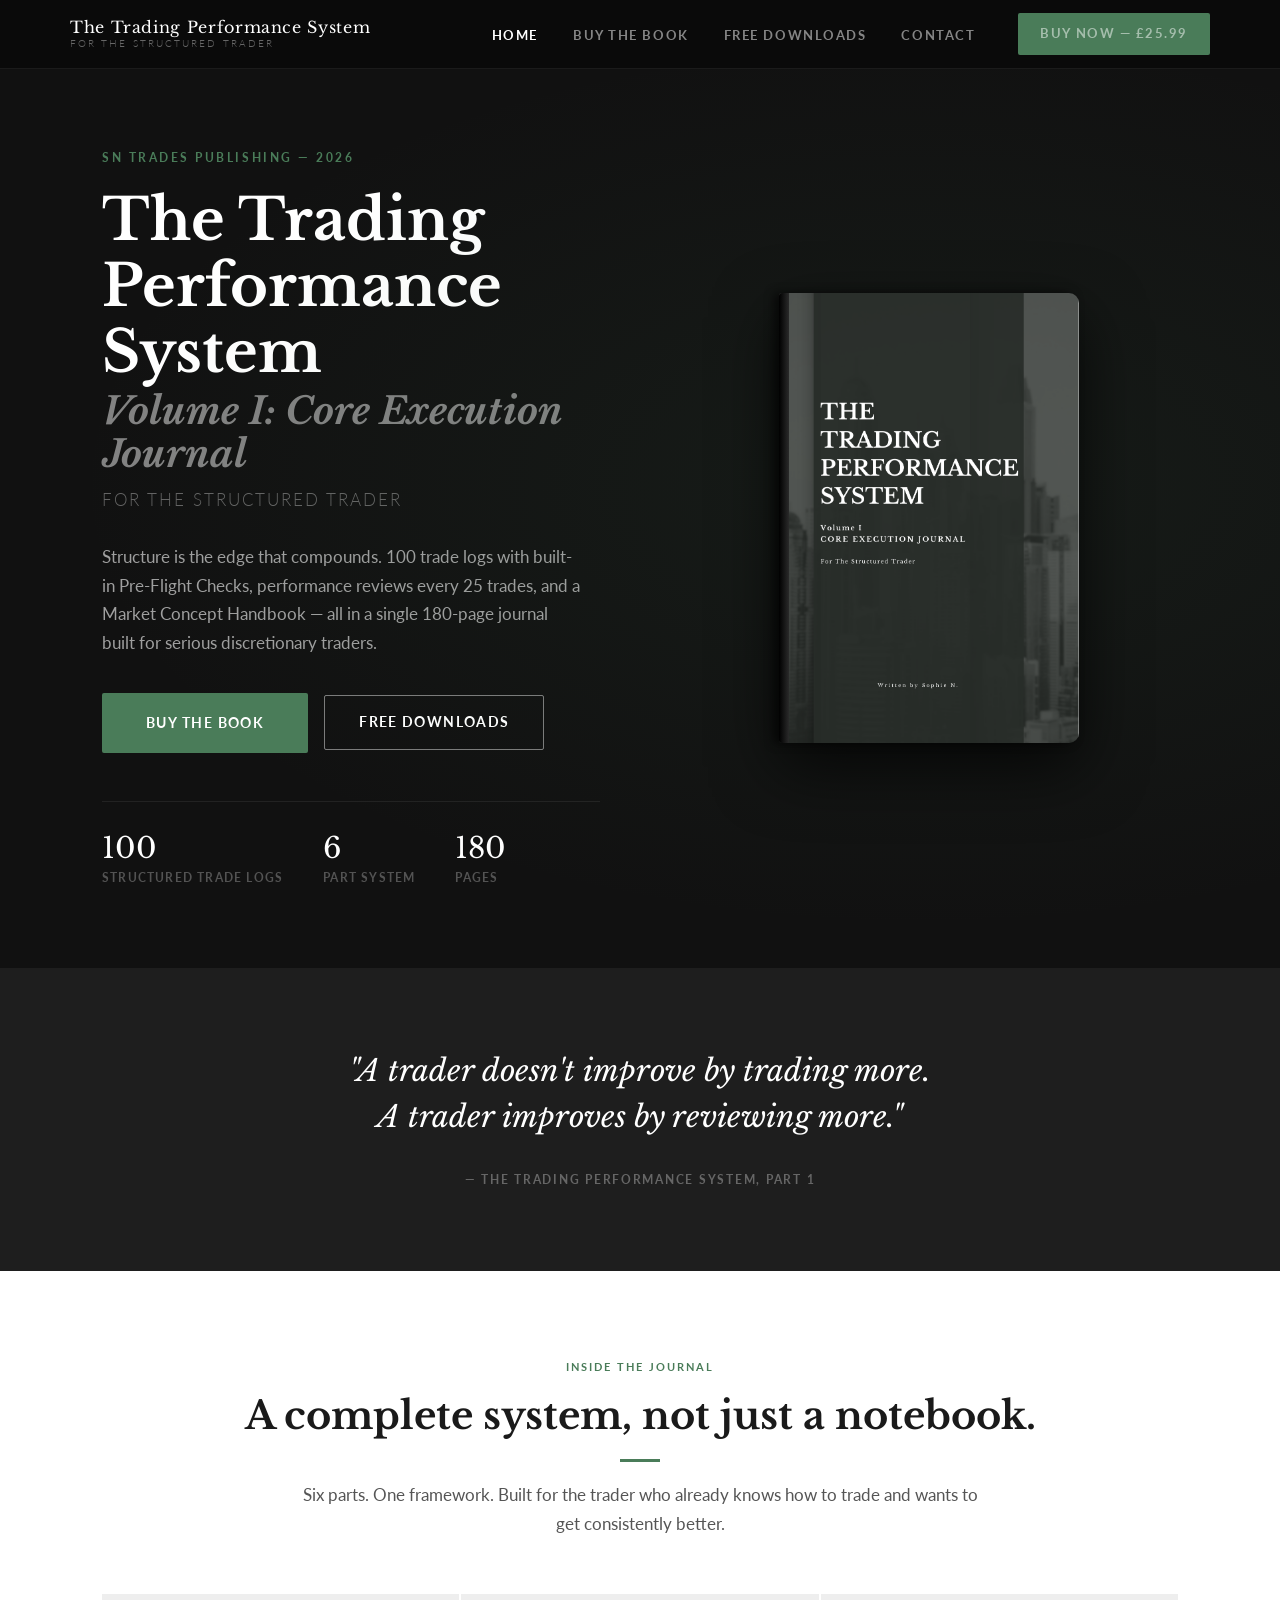
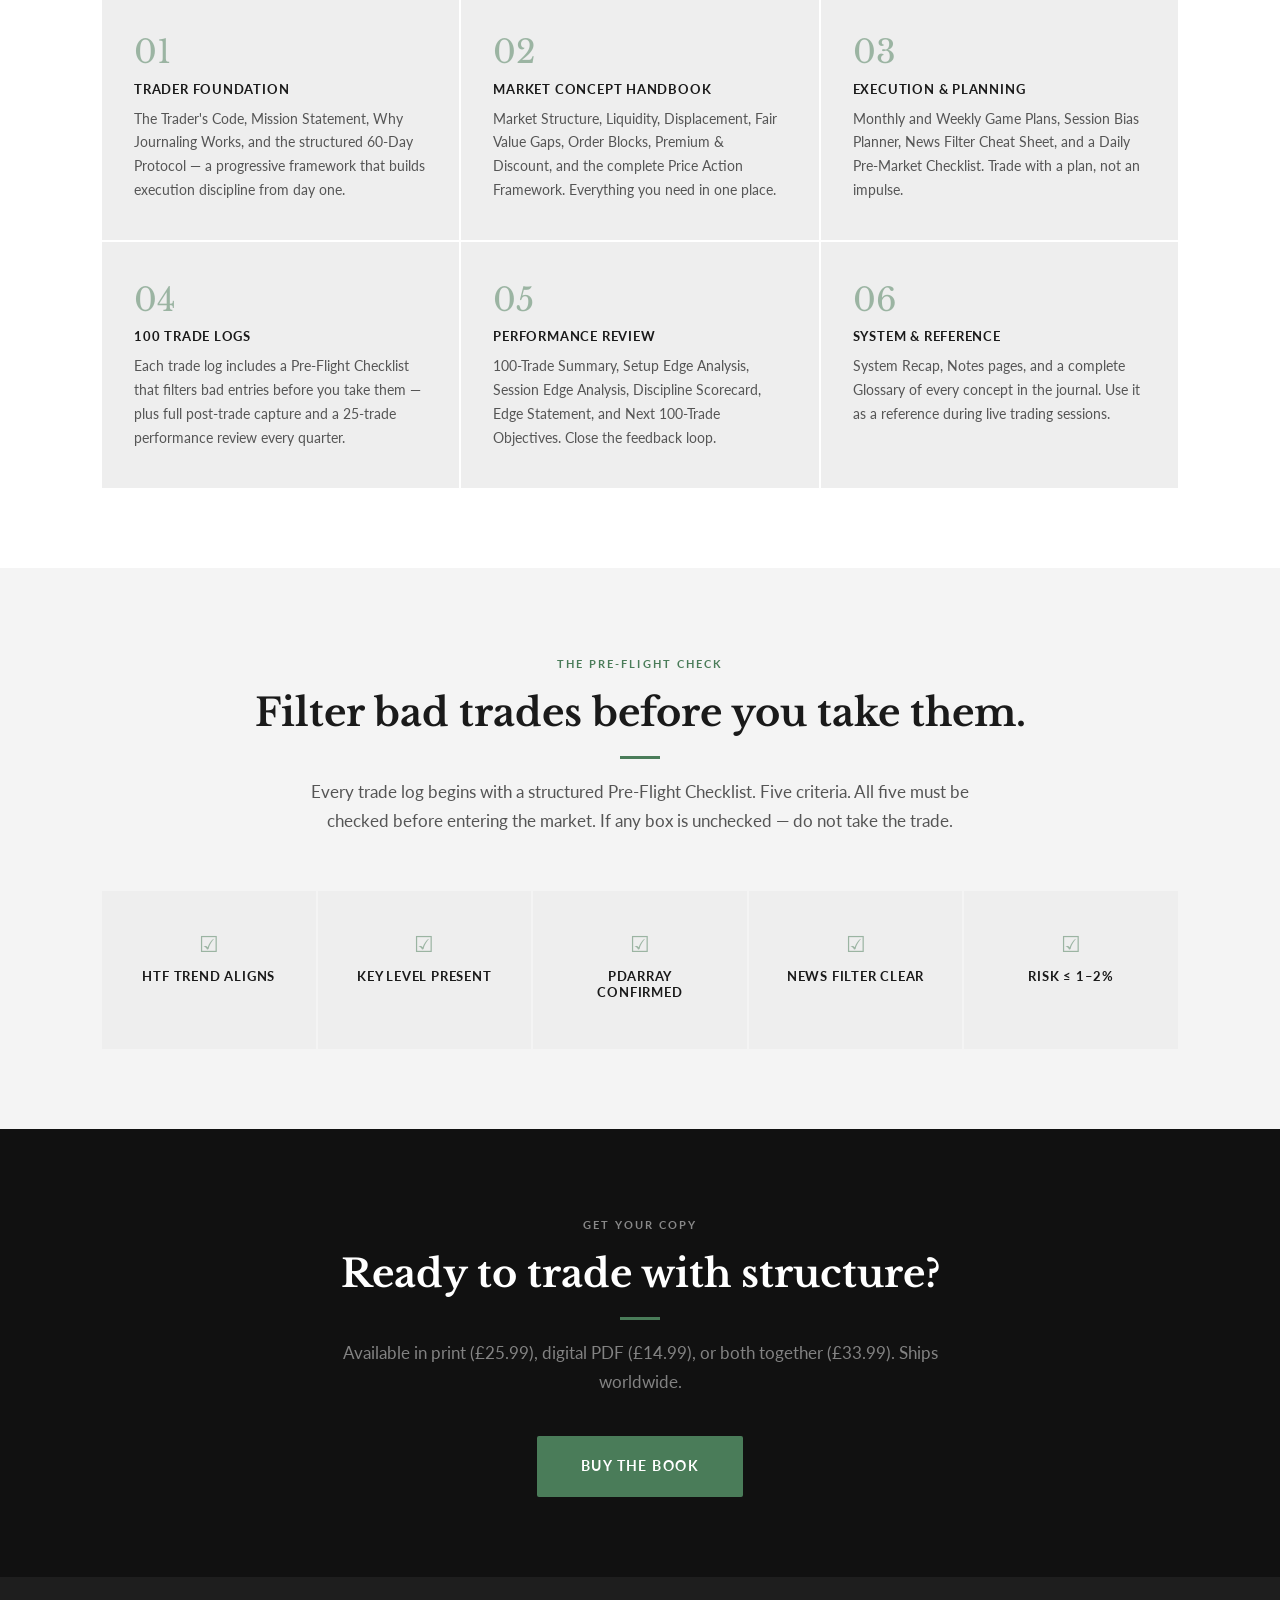
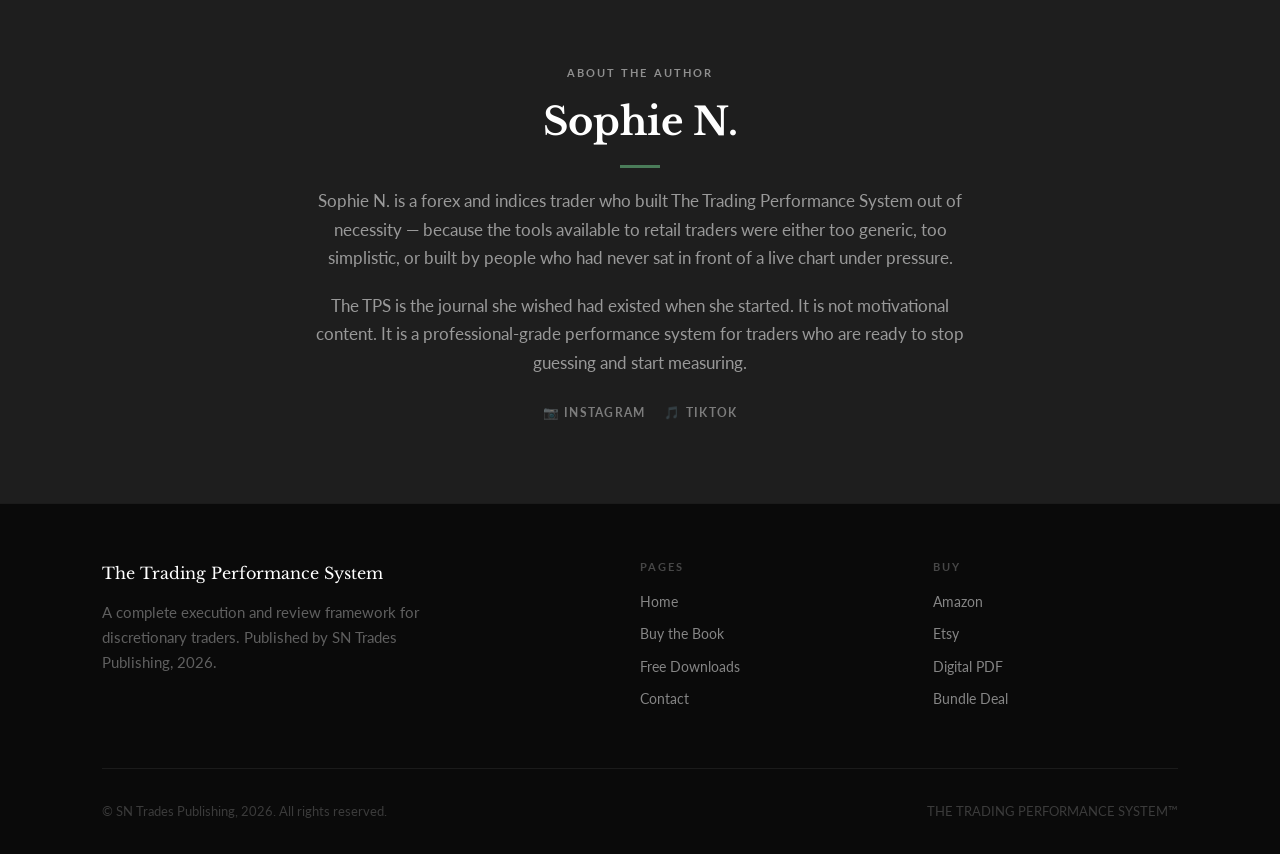
<file: index.html>
<!DOCTYPE html>
<html lang="en">
<head>
  <meta charset="UTF-8">
  <meta name="viewport" content="width=device-width, initial-scale=1.0">
  <title>The Trading Performance System | For The Structured Trader</title>
  <meta name="description" content="A complete execution and review framework for discretionary traders. 100 structured trade logs, pre-flight checklists, and built-in performance reviews. By Sophie N.">
  <link rel="stylesheet" href="style.css">
</head>
<body>

  <!-- ── NAVIGATION ──────────────────────────────────────── -->
  <nav class="nav">
    <div class="nav__inner">
      <a href="index.html" class="nav__logo">
        The Trading Performance System
        <span>For The Structured Trader</span>
      </a>
      <button class="nav__toggle" id="navToggle" aria-label="Open menu">
        <span></span><span></span><span></span>
      </button>
      <ul class="nav__links" id="navLinks">
        <li><a href="index.html" class="active">Home</a></li>
        <li><a href="purchase.html">Buy the Book</a></li>
        <li><a href="downloads.html">Free Downloads</a></li>
        <li><a href="contact.html">Contact</a></li>
        <li><a href="purchase.html" class="btn btn--primary">Buy Now — £25.99</a></li>
      </ul>
    </div>
  </nav>
  <script>
    document.getElementById('navToggle').addEventListener('click', function() {
      this.classList.toggle('open');
      document.getElementById('navLinks').classList.toggle('open');
    });
  </script>

  <!-- ── HERO ────────────────────────────────────────────── -->
  <section class="hero">
    <div class="container">
      <div class="hero__inner">
        <div class="hero__content">
          <p class="hero__eyebrow">SN Trades Publishing — 2026</p>
          <h1 class="hero__title">
            The Trading Performance System
            <em>Volume I: Core Execution Journal</em>
          </h1>
          <p class="hero__tagline">For The Structured Trader</p>
          <p class="hero__body">
            Structure is the edge that compounds. 100 trade logs with built-in Pre-Flight Checks,
            performance reviews every 25 trades, and a Market Concept Handbook —
            all in a single 180-page journal built for serious discretionary traders.
          </p>
          <div class="hero__actions">
            <a href="purchase.html" class="btn btn--primary btn--large">Buy the Book</a>
            <a href="downloads.html" class="btn btn--outline">Free Downloads</a>
          </div>
          <div class="hero__stats">
            <div>
              <div class="hero__stat-value">100</div>
              <div class="hero__stat-label">Structured Trade Logs</div>
            </div>
            <div>
              <div class="hero__stat-value">6</div>
              <div class="hero__stat-label">Part System</div>
            </div>
            <div>
              <div class="hero__stat-value">180</div>
              <div class="hero__stat-label">Pages</div>
            </div>
          </div>
        </div>
        <div class="hero__book">
          <div class="book-cover-wrap">
            <img src="cover.png" alt="The Trading Performance System — Volume I: Core Execution Journal" class="book-cover-img">
          </div>
        </div>
      </div>
    </div>
  </section>

  <!-- ── QUOTE ────────────────────────────────────────────── -->
  <section class="section section--forest">
    <div class="container">
      <div class="quote-block">
        <blockquote>
          "A trader doesn't improve by trading more.<br>
          A trader improves by reviewing more."
        </blockquote>
        <cite>— The Trading Performance System, Part 1</cite>
      </div>
    </div>
  </section>

  <!-- ── WHAT'S INSIDE ─────────────────────────────────────── -->
  <section class="section">
    <div class="container">
      <div class="text-center">
        <span class="tag">Inside the Journal</span>
        <h2>A complete system, not just a notebook.</h2>
        <div class="divider"></div>
        <p style="margin: 0 auto;">Six parts. One framework. Built for the trader who already knows how to trade and wants to get consistently better.</p>
      </div>
      <div class="features-grid">
        <div class="feature-card">
          <div class="feature-card__number">01</div>
          <h3>Trader Foundation</h3>
          <p>The Trader's Code, Mission Statement, Why Journaling Works, and the structured 60-Day Protocol — a progressive framework that builds execution discipline from day one.</p>
        </div>
        <div class="feature-card">
          <div class="feature-card__number">02</div>
          <h3>Market Concept Handbook</h3>
          <p>Market Structure, Liquidity, Displacement, Fair Value Gaps, Order Blocks, Premium & Discount, and the complete Price Action Framework. Everything you need in one place.</p>
        </div>
        <div class="feature-card">
          <div class="feature-card__number">03</div>
          <h3>Execution & Planning</h3>
          <p>Monthly and Weekly Game Plans, Session Bias Planner, News Filter Cheat Sheet, and a Daily Pre-Market Checklist. Trade with a plan, not an impulse.</p>
        </div>
        <div class="feature-card">
          <div class="feature-card__number">04</div>
          <h3>100 Trade Logs</h3>
          <p>Each trade log includes a Pre-Flight Checklist that filters bad entries before you take them — plus full post-trade capture and a 25-trade performance review every quarter.</p>
        </div>
        <div class="feature-card">
          <div class="feature-card__number">05</div>
          <h3>Performance Review</h3>
          <p>100-Trade Summary, Setup Edge Analysis, Session Edge Analysis, Discipline Scorecard, Edge Statement, and Next 100-Trade Objectives. Close the feedback loop.</p>
        </div>
        <div class="feature-card">
          <div class="feature-card__number">06</div>
          <h3>System & Reference</h3>
          <p>System Recap, Notes pages, and a complete Glossary of every concept in the journal. Use it as a reference during live trading sessions.</p>
        </div>
      </div>
    </div>
  </section>

  <!-- ── PRE-FLIGHT HIGHLIGHT ───────────────────────────────── -->
  <section class="section section--cream">
    <div class="container">
      <div class="text-center" style="margin-bottom: 3rem;">
        <span class="tag">The Pre-Flight Check</span>
        <h2>Filter bad trades before you take them.</h2>
        <div class="divider"></div>
        <p style="margin: 0 auto;">Every trade log begins with a structured Pre-Flight Checklist. Five criteria. All five must be checked before entering the market. If any box is unchecked — do not take the trade.</p>
      </div>
      <div class="features-grid preflight-grid" style="grid-template-columns: repeat(5, 1fr);">
        <div class="feature-card" style="text-align:center;">
          <div class="feature-card__number" style="font-size:1.4rem;">☑</div>
          <h3>HTF Trend Aligns</h3>
        </div>
        <div class="feature-card" style="text-align:center;">
          <div class="feature-card__number" style="font-size:1.4rem;">☑</div>
          <h3>Key Level Present</h3>
        </div>
        <div class="feature-card" style="text-align:center;">
          <div class="feature-card__number" style="font-size:1.4rem;">☑</div>
          <h3>PDARRAY Confirmed</h3>
        </div>
        <div class="feature-card" style="text-align:center;">
          <div class="feature-card__number" style="font-size:1.4rem;">☑</div>
          <h3>News Filter Clear</h3>
        </div>
        <div class="feature-card" style="text-align:center;">
          <div class="feature-card__number" style="font-size:1.4rem;">☑</div>
          <h3>Risk ≤ 1–2%</h3>
        </div>
      </div>
    </div>
  </section>

  <!-- ── BUY CTA ────────────────────────────────────────────── -->
  <section class="section section--dark">
    <div class="container text-center">
      <span class="tag tag--light">Get Your Copy</span>
      <h2 style="color:white; margin-bottom:0.5rem;">Ready to trade with structure?</h2>
      <div class="divider"></div>
      <p style="color:rgba(255,255,255,0.48); margin: 0 auto 2.5rem;">Available in print (£25.99), digital PDF (£14.99), or both together (£33.99). Ships worldwide.</p>
      <a href="purchase.html" class="btn btn--primary btn--large">Buy the Book</a>
    </div>
  </section>

  <!-- ── ABOUT ─────────────────────────────────────────────── -->
  <section class="section section--forest">
    <div class="container">
      <div class="about-strip">
        <span class="tag tag--light">About the Author</span>
        <h2>Sophie N.</h2>
        <div class="divider"></div>
        <p>Sophie N. is a forex and indices trader who built The Trading Performance System out of necessity — because the tools available to retail traders were either too generic, too simplistic, or built by people who had never sat in front of a live chart under pressure.</p>
        <p>The TPS is the journal she wished had existed when she started. It is not motivational content. It is a professional-grade performance system for traders who are ready to stop guessing and start measuring.</p>
        <div class="social-strip">
          <a href="https://www.instagram.com/tradingperformancesystem" target="_blank" class="social-link">📷 Instagram</a>
          <a href="https://www.tiktok.com/@tradingperformancesystem" target="_blank" class="social-link">🎵 TikTok</a>
        </div>
      </div>
    </div>
  </section>

  <!-- ── FOOTER ────────────────────────────────────────────── -->
  <footer class="footer">
    <div class="container">
      <div class="footer__grid">
        <div class="footer__brand">
          <div style="font-family:'Libre Baskerville',serif; color:white; font-size:1rem; margin-bottom:0.4rem;">The Trading Performance System</div>
          <p>A complete execution and review framework for discretionary traders. Published by SN Trades Publishing, 2026.</p>
        </div>
        <div class="footer__col">
          <h4>Pages</h4>
          <a href="index.html">Home</a>
          <a href="purchase.html">Buy the Book</a>
          <a href="downloads.html">Free Downloads</a>
          <a href="contact.html">Contact</a>
        </div>
        <div class="footer__col">
          <h4>Buy</h4>
          <a href="purchase.html">Amazon</a>
          <a href="purchase.html">Etsy</a>
          <a href="purchase.html">Digital PDF</a>
          <a href="purchase.html">Bundle Deal</a>
        </div>
      </div>
      <div class="footer__bottom">
        <span>© SN Trades Publishing, 2026. All rights reserved.</span>
        <span>THE TRADING PERFORMANCE SYSTEM™</span>
      </div>
    </div>
  </footer>

</body>
</html>
</file>
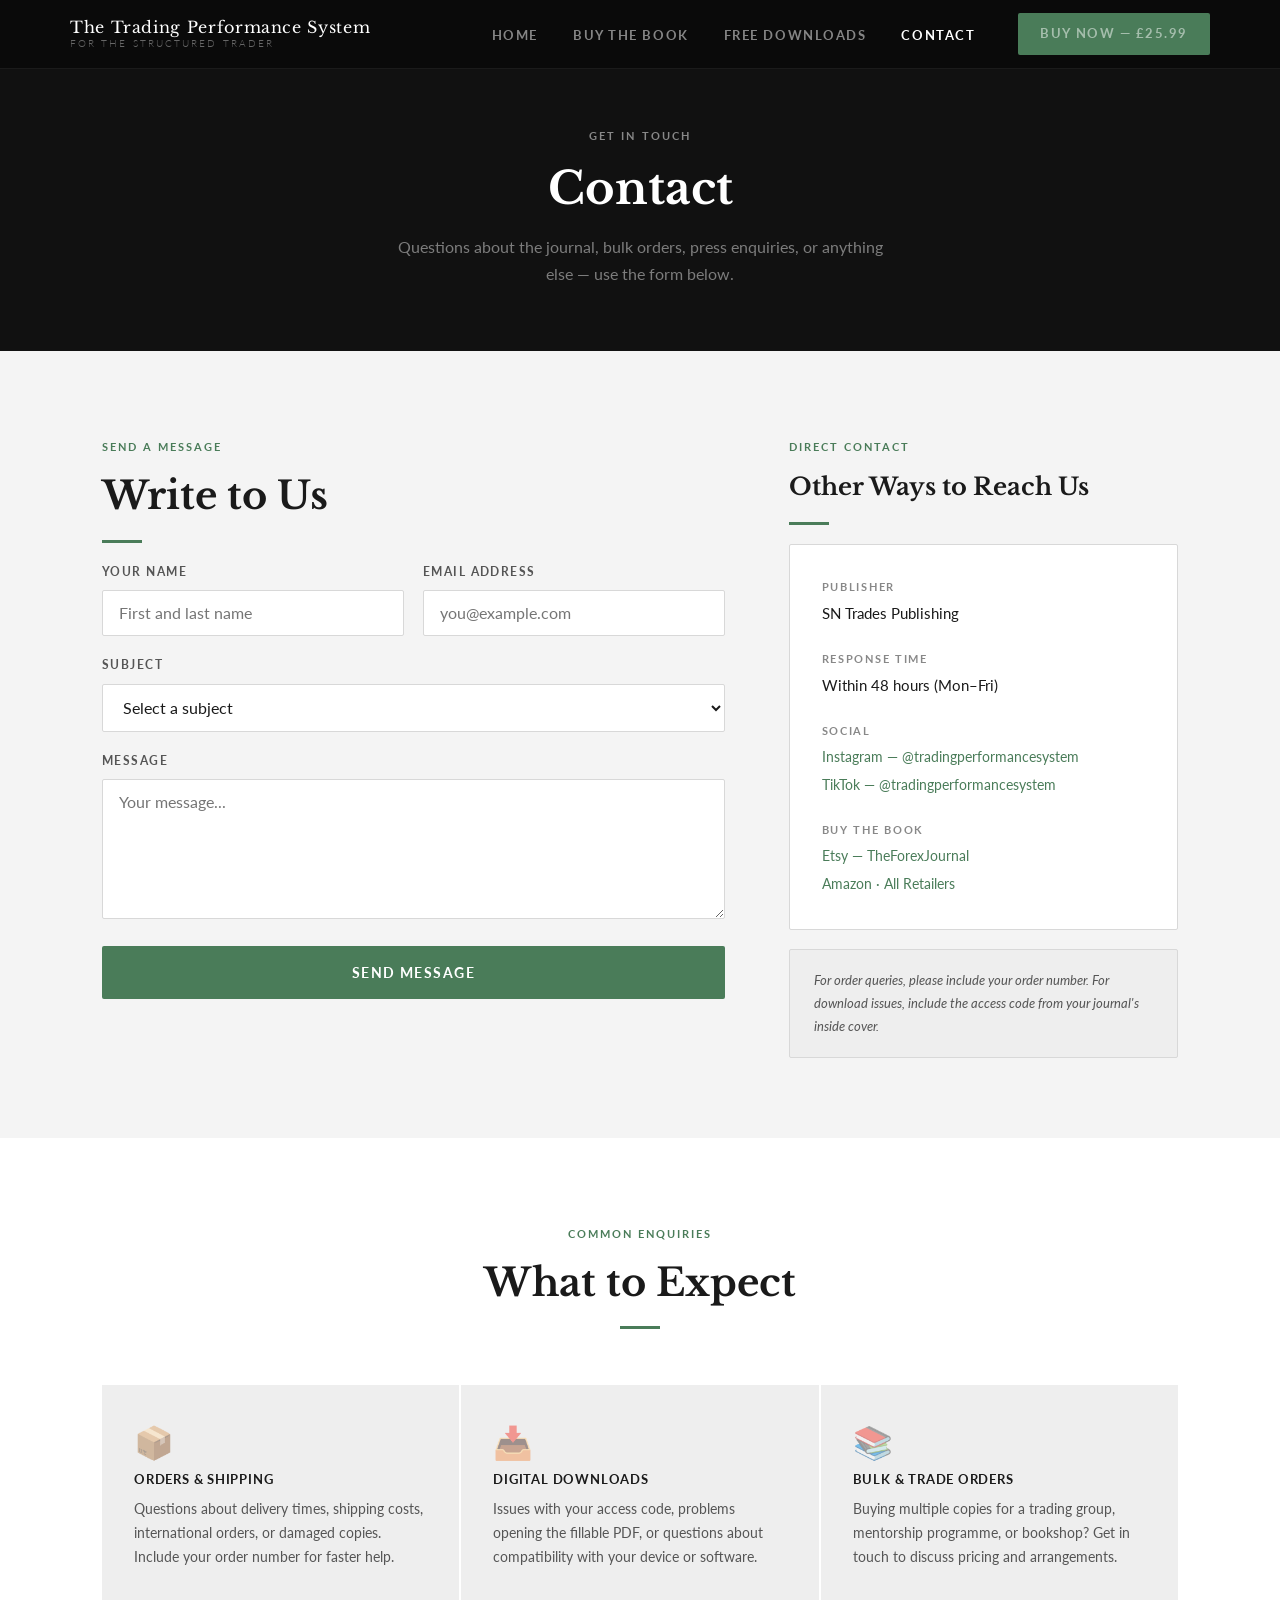
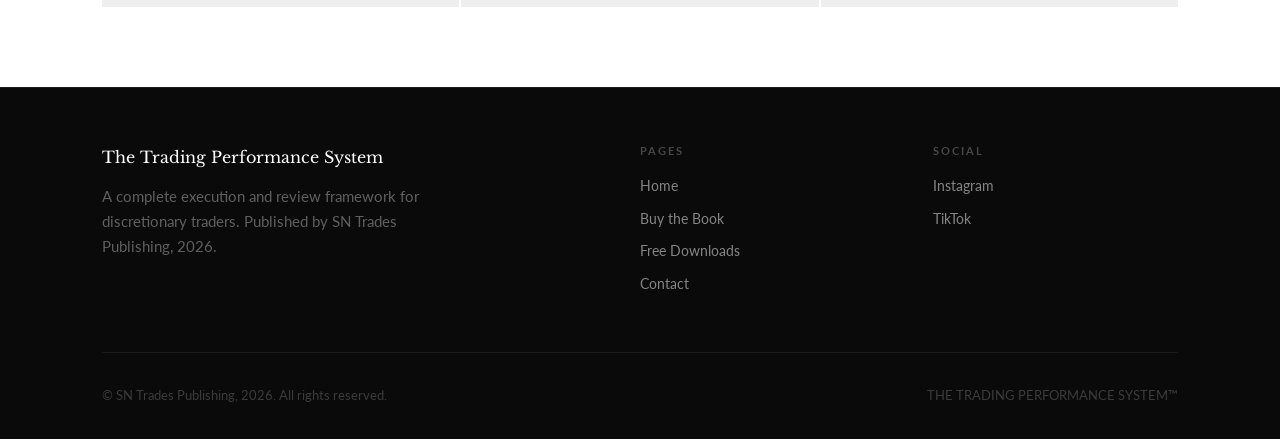
<file: contact.html>
<!DOCTYPE html>
<html lang="en">
<head>
  <meta charset="UTF-8">
  <meta name="viewport" content="width=device-width, initial-scale=1.0">
  <title>Contact | The Trading Performance System</title>
  <meta name="description" content="Get in touch with the team behind The Trading Performance System. Questions about the journal, bulk orders, or press enquiries.">
  <link rel="stylesheet" href="style.css">
  <style>
    /* ── CONTACT PAGE MOBILE ─────────────────────────────── */
    .contact-grid {
      display: grid;
      grid-template-columns: 1.6fr 1fr;
      gap: 4rem;
      align-items: start;
    }
    .contact-info-box {
      background: var(--white);
      border: 1.5px solid var(--border);
      border-radius: 2px;
      padding: 2rem;
    }
    .contact-detail { margin-bottom: 1.4rem; }
    .contact-detail__label {
      font-family: 'Lato', sans-serif;
      font-size: 0.7rem;
      font-weight: 700;
      letter-spacing: 0.15em;
      text-transform: uppercase;
      color: var(--grey);
      margin-bottom: 0.3rem;
    }
    .contact-detail__value {
      font-size: 0.95rem;
      color: var(--text);
      display: flex;
      flex-direction: column;
      gap: 0.25rem;
    }
    .contact-social-link {
      font-size: 0.9rem;
      color: var(--sage);
      transition: opacity 0.2s;
    }
    .contact-social-link:hover { opacity: 0.72; }
    .topics-grid {
      display: grid;
      grid-template-columns: repeat(3, 1fr);
      gap: 2px;
      margin-top: 3.5rem;
    }
    @media (max-width: 900px) {
      .contact-grid {
        grid-template-columns: 1fr;
        gap: 2rem;
      }
      .topics-grid {
        grid-template-columns: 1fr;
      }
    }
    @media (max-width: 600px) {
      .contact-info-box { padding: 1.4rem; }
    }
  </style>
</head>
<body>

  <nav class="nav">
    <div class="nav__inner">
      <a href="index.html" class="nav__logo">
        The Trading Performance System
        <span>For The Structured Trader</span>
      </a>
      <button class="nav__toggle" id="navToggle" aria-label="Open menu">
        <span></span><span></span><span></span>
      </button>
      <ul class="nav__links" id="navLinks">
        <li><a href="index.html">Home</a></li>
        <li><a href="purchase.html">Buy the Book</a></li>
        <li><a href="downloads.html">Free Downloads</a></li>
        <li><a href="contact.html" class="active">Contact</a></li>
        <li><a href="purchase.html" class="btn btn--primary">Buy Now — £25.99</a></li>
      </ul>
    </div>
  </nav>
  <script>
    document.getElementById('navToggle').addEventListener('click', function() {
      this.classList.toggle('open');
      document.getElementById('navLinks').classList.toggle('open');
    });
  </script>

  <!-- ── PAGE HERO ────────────────────────────────────────── -->
  <div class="page-hero">
    <div class="container">
      <span class="tag tag--light">Get in Touch</span>
      <h1>Contact</h1>
      <p>Questions about the journal, bulk orders, press enquiries, or anything else — use the form below.</p>
    </div>
  </div>

  <!-- ── CONTACT SECTION ───────────────────────────────────── -->
  <section class="section section--cream">
    <div class="container">
      <div class="contact-grid">

        <!-- LEFT: Form -->
        <div>
          <span class="tag">Send a Message</span>
          <h2 style="margin-bottom: 0.8rem;">Write to Us</h2>
          <div class="divider divider--left"></div>

          <!--
            SETUP: Sign up free at formspree.io with sophienoguera@hotmail.com
            Create a form → copy the ID → replace YOUR_FORMSPREE_ID below.
            e.g. action="https://formspree.io/f/xpwzabcd"
            Your email is never visible on the site.
          -->
          <form
            class="contact-form"
            id="contactForm"
            action="https://formspree.io/f/mwvawvep"
            method="POST"
            onsubmit="handleSubmit(event)"
          >
            <div class="form-row">
              <div class="form-group">
                <label for="name">Your Name</label>
                <input type="text" id="name" name="name" placeholder="First and last name" required>
              </div>
              <div class="form-group">
                <label for="email">Email Address</label>
                <input type="email" id="email" name="email" placeholder="you@example.com" required>
              </div>
            </div>
            <div class="form-group">
              <label for="subject">Subject</label>
              <select id="subject" name="subject" required>
                <option value="" disabled selected>Select a subject</option>
                <option value="general">General Enquiry</option>
                <option value="order">Order / Shipping</option>
                <option value="digital">Digital PDF Support</option>
                <option value="downloads">Free Downloads Access</option>
                <option value="bulk">Bulk / Trade Orders</option>
                <option value="press">Press & Media</option>
                <option value="other">Other</option>
              </select>
            </div>
            <div class="form-group">
              <label for="message">Message</label>
              <textarea id="message" name="message" rows="6" placeholder="Your message..." required></textarea>
            </div>
            <input type="hidden" name="_subject" value="New TPS Website Enquiry">
            <button type="submit" class="btn btn--primary btn--large" style="width:100%;">Send Message</button>
            <p id="formSuccess" style="display:none; color:#3a6347; font-weight:700; font-size:0.9rem; margin-top:1rem;">
              ✓ Message sent. We'll get back to you within 48 hours.
            </p>
            <p id="formError" style="display:none; color:#c0392b; font-size:0.88rem; margin-top:1rem;">
              Something went wrong. Please try again or reach out via Instagram.
            </p>
          </form>
        </div>

        <!-- RIGHT: Info -->
        <div>
          <span class="tag">Direct Contact</span>
          <h2 style="font-size: 1.5rem; margin-bottom: 0.8rem;">Other Ways to Reach Us</h2>
          <div class="divider divider--left"></div>

          <div class="contact-info-box">
            <div class="contact-detail">
              <div class="contact-detail__label">Publisher</div>
              <div class="contact-detail__value">SN Trades Publishing</div>
            </div>
            <div class="contact-detail">
              <div class="contact-detail__label">Response Time</div>
              <div class="contact-detail__value">Within 48 hours (Mon–Fri)</div>
            </div>
            <div class="contact-detail">
              <div class="contact-detail__label">Social</div>
              <div class="contact-detail__value">
                <a href="https://www.instagram.com/tradingperformancesystem" target="_blank" class="contact-social-link">Instagram — @tradingperformancesystem</a>
                <a href="https://www.tiktok.com/@tradingperformancesystem" target="_blank" class="contact-social-link">TikTok — @tradingperformancesystem</a>
              </div>
            </div>
            <div class="contact-detail" style="margin-bottom:0;">
              <div class="contact-detail__label">Buy the Book</div>
              <div class="contact-detail__value">
                <a href="https://www.etsy.com/uk/shop/TheForexJournal" target="_blank" class="contact-social-link">Etsy — TheForexJournal</a>
                <a href="purchase.html" class="contact-social-link">Amazon · All Retailers</a>
              </div>
            </div>
          </div>

          <div style="margin-top: 1.2rem; padding: 1.2rem 1.5rem; background: var(--light); border: 1.5px solid var(--border); border-radius: 2px;">
            <p style="font-size: 0.84rem; margin: 0; font-style: italic; color: var(--muted);">
              For order queries, please include your order number. For download issues, include the access code from your journal's inside cover.
            </p>
          </div>
        </div>

      </div>
    </div>
  </section>

  <!-- ── TOPICS ────────────────────────────────────────────── -->
  <section class="section">
    <div class="container">
      <div class="text-center" style="margin-bottom: 3rem;">
        <span class="tag">Common Enquiries</span>
        <h2>What to Expect</h2>
        <div class="divider"></div>
      </div>
      <div class="topics-grid">
        <div class="feature-card">
          <div class="feature-card__number">📦</div>
          <h3>Orders & Shipping</h3>
          <p>Questions about delivery times, shipping costs, international orders, or damaged copies. Include your order number for faster help.</p>
        </div>
        <div class="feature-card">
          <div class="feature-card__number">📥</div>
          <h3>Digital Downloads</h3>
          <p>Issues with your access code, problems opening the fillable PDF, or questions about compatibility with your device or software.</p>
        </div>
        <div class="feature-card">
          <div class="feature-card__number">📚</div>
          <h3>Bulk & Trade Orders</h3>
          <p>Buying multiple copies for a trading group, mentorship programme, or bookshop? Get in touch to discuss pricing and arrangements.</p>
        </div>
      </div>
    </div>
  </section>

  <!-- ── FOOTER ────────────────────────────────────────────── -->
  <footer class="footer">
    <div class="container">
      <div class="footer__grid">
        <div class="footer__brand">
          <div style="font-family:'Libre Baskerville',serif; color:white; font-size:1rem; margin-bottom:0.4rem;">The Trading Performance System</div>
          <p>A complete execution and review framework for discretionary traders. Published by SN Trades Publishing, 2026.</p>
        </div>
        <div class="footer__col">
          <h4>Pages</h4>
          <a href="index.html">Home</a>
          <a href="purchase.html">Buy the Book</a>
          <a href="downloads.html">Free Downloads</a>
          <a href="contact.html">Contact</a>
        </div>
        <div class="footer__col">
          <h4>Social</h4>
          <a href="https://www.instagram.com/tradingperformancesystem" target="_blank">Instagram</a>
          <a href="https://www.tiktok.com/@tradingperformancesystem" target="_blank">TikTok</a>
        </div>
      </div>
      <div class="footer__bottom">
        <span>© SN Trades Publishing, 2026. All rights reserved.</span>
        <span>THE TRADING PERFORMANCE SYSTEM™</span>
      </div>
    </div>
  </footer>

  <script>
    async function handleSubmit(e) {
      e.preventDefault();
      const form = document.getElementById('contactForm');
      const btn = form.querySelector('button[type="submit"]');
      btn.textContent = 'Sending...';
      btn.disabled = true;
      try {
        const res = await fetch(form.action, {
          method: 'POST',
          body: new FormData(form),
          headers: { 'Accept': 'application/json' }
        });
        if (res.ok) {
          form.reset();
          document.getElementById('formSuccess').style.display = 'block';
          document.getElementById('formError').style.display = 'none';
          btn.style.display = 'none';
        } else {
          throw new Error();
        }
      } catch {
        document.getElementById('formError').style.display = 'block';
        btn.textContent = 'Send Message';
        btn.disabled = false;
      }
    }
  </script>

</body>
</html>
</file>
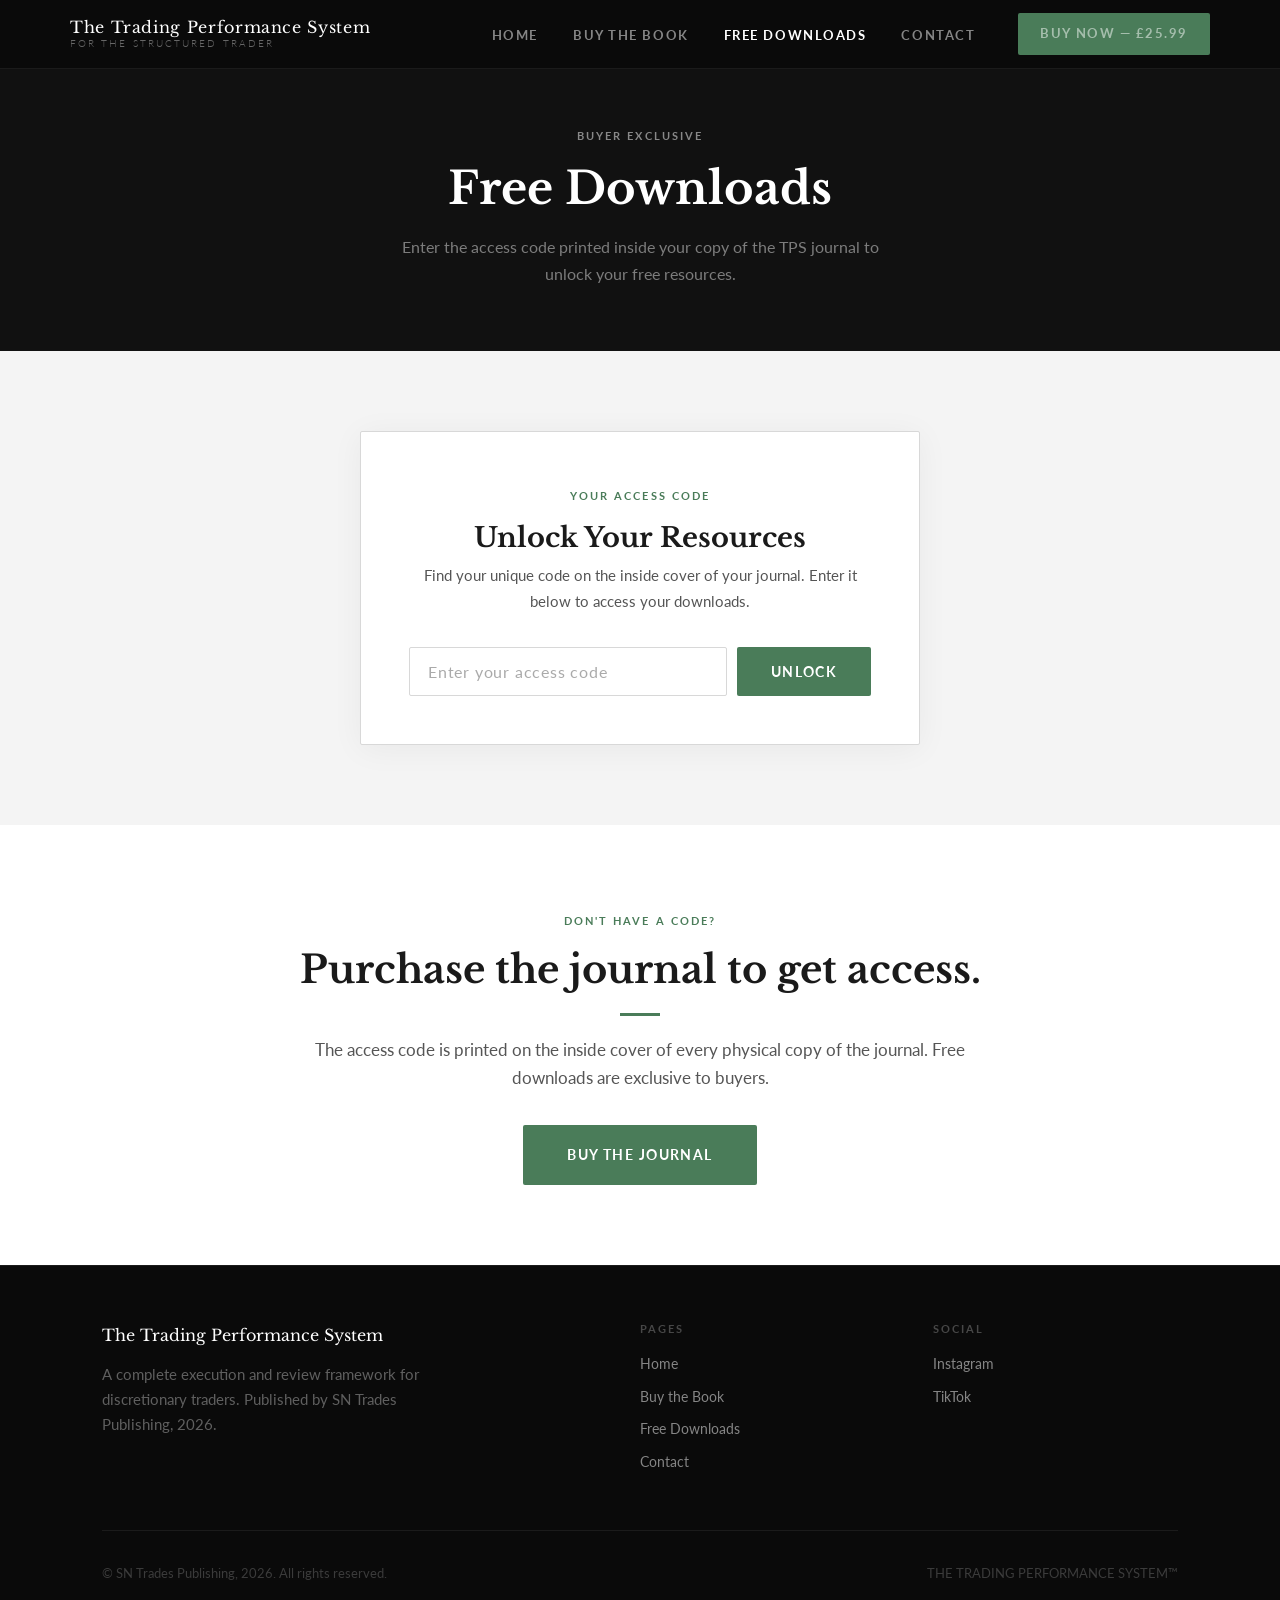
<file: downloads.html>
<!DOCTYPE html>
<html lang="en">
<head>
  <meta charset="UTF-8">
  <meta name="viewport" content="width=device-width, initial-scale=1.0">
  <title>Free Downloads | The Trading Performance System</title>
  <meta name="description" content="Access your free downloadable resources with your book purchase code.">
  <link rel="stylesheet" href="style.css">
</head>
<body>

  <nav class="nav">
    <div class="nav__inner">
      <a href="index.html" class="nav__logo">
        The Trading Performance System
        <span>For The Structured Trader</span>
      </a>
      <button class="nav__toggle" id="navToggle" aria-label="Open menu">
        <span></span><span></span><span></span>
      </button>
      <ul class="nav__links" id="navLinks">
        <li><a href="index.html">Home</a></li>
        <li><a href="purchase.html">Buy the Book</a></li>
        <li><a href="downloads.html" class="active">Free Downloads</a></li>
        <li><a href="contact.html">Contact</a></li>
        <li><a href="purchase.html" class="btn btn--primary">Buy Now — £25.99</a></li>
      </ul>
    </div>
  </nav>
  <script>
    document.getElementById('navToggle').addEventListener('click', function() {
      this.classList.toggle('open');
      document.getElementById('navLinks').classList.toggle('open');
    });
  </script>

  <!-- ── PAGE HERO ────────────────────────────────────────── -->
  <div class="page-hero">
    <div class="container">
      <span class="tag tag--light">Buyer Exclusive</span>
      <h1>Free Downloads</h1>
      <p>Enter the access code printed inside your copy of the TPS journal to unlock your free resources.</p>
    </div>
  </div>

  <!-- ── ACCESS GATE ───────────────────────────────────────── -->
  <section class="section section--cream">
    <div class="container">
      <div class="access-box">
        <span class="tag">Your Access Code</span>
        <h2>Unlock Your Resources</h2>
        <p>Find your unique code on the inside cover of your journal. Enter it below to access your downloads.</p>
        <div class="access-form">
          <input type="text" id="codeInput" placeholder="Enter your access code" maxlength="12" autocomplete="off">
          <button class="btn btn--primary" onclick="checkCode()">Unlock</button>
        </div>
        <p id="errorMsg" style="color:#c0392b; font-size:0.85rem; margin-top:1rem; display:none; max-width:100%;">
          That code wasn't recognised. Check the inside cover of your journal and try again.
        </p>
      </div>

      <!-- Downloads (hidden until code verified) -->
      <div class="downloads-grid" id="downloadsGrid">
        <div class="download-card">
          <div class="download-card__icon">📋</div>
          <div>
            <h3>Additional Trade Log Pages</h3>
            <p>Blank trade log sheets in the same format as the journal — print as many as you need.</p>
            <a href="#" download>Download PDF →</a>
          </div>
        </div>
        <div class="download-card">
          <div class="download-card__icon">📅</div>
          <div>
            <h3>Bonus Session Planner</h3>
            <p>Extended session bias planning sheet with additional space for ASIA, CBDR, LDN and NY prep.</p>
            <a href="#" download>Download PDF →</a>
          </div>
        </div>
        <div class="download-card">
          <div class="download-card__icon">📊</div>
          <div>
            <h3>Performance Review One-Pager</h3>
            <p>A condensed single-page performance review to use between your 25-trade checkpoints.</p>
            <a href="#" download>Download PDF →</a>
          </div>
        </div>
        <div class="download-card">
          <div class="download-card__icon">📖</div>
          <div>
            <h3>Quick-Reference Glossary</h3>
            <p>All key concepts from the Market Concept Handbook in a condensed A5 printable format.</p>
            <a href="#" download>Download PDF →</a>
          </div>
        </div>
        <div class="download-card">
          <div class="download-card__icon">✅</div>
          <div>
            <h3>Pre-Flight Checklist Card</h3>
            <p>A standalone A6 card version of the Pre-Flight Checklist — print and keep at your desk.</p>
            <a href="#" download>Download PDF →</a>
          </div>
        </div>
        <div class="download-card">
          <div class="download-card__icon">🎯</div>
          <div>
            <h3>Weekly Game Plan Template</h3>
            <p>Additional weekly planning sheets with extra space for multi-pair and session bias prep.</p>
            <a href="#" download>Download PDF →</a>
          </div>
        </div>
      </div>

      <!-- Success message -->
      <div id="successMsg" style="display:none; text-align:center; margin-top:2rem; padding-top:1rem;">
        <p style="color: #2d7a3e; font-weight:700; font-size:0.9rem; letter-spacing:0.05em;">
          ✓ Code verified. Your downloads are now unlocked above.
        </p>
        <p style="font-size:0.85rem; margin-top:0.5rem;">
          New resources are added here over time — bookmark this page and check back.
        </p>
      </div>

    </div>
  </section>

  <!-- ── NO CODE? ──────────────────────────────────────────── -->
  <section class="section">
    <div class="container text-center">
      <span class="tag">Don't have a code?</span>
      <h2>Purchase the journal to get access.</h2>
      <div class="divider"></div>
      <p style="margin: 0 auto 2rem;">The access code is printed on the inside cover of every physical copy of the journal. Free downloads are exclusive to buyers.</p>
      <a href="purchase.html" class="btn btn--primary btn--large">Buy the Journal</a>
    </div>
  </section>

  <!-- ── FOOTER ────────────────────────────────────────────── -->
  <footer class="footer">
    <div class="container">
      <div class="footer__grid">
        <div class="footer__brand">
          <div style="font-family:'Libre Baskerville',serif; color:white; font-size:1rem; margin-bottom:0.4rem;">The Trading Performance System</div>
          <p>A complete execution and review framework for discretionary traders. Published by SN Trades Publishing, 2026.</p>
        </div>
        <div class="footer__col">
          <h4>Pages</h4>
          <a href="index.html">Home</a>
          <a href="purchase.html">Buy the Book</a>
          <a href="downloads.html">Free Downloads</a>
          <a href="contact.html">Contact</a>
        </div>
        <div class="footer__col">
          <h4>Social</h4>
          <a href="https://www.instagram.com/tradingperformancesystem" target="_blank">Instagram</a>
          <a href="https://www.tiktok.com/@tradingperformancesystem" target="_blank">TikTok</a>
        </div>
      </div>
      <div class="footer__bottom">
        <span>© SN Trades Publishing, 2026. All rights reserved.</span>
        <span>THE TRADING PERFORMANCE SYSTEM™</span>
      </div>
    </div>
  </footer>

  <script>
    // Access code verification
    const VALID_CODES = ['TPSCORE', 'TPS-CORE', 'TPS CORE'];

    function checkCode() {
      const input = document.getElementById('codeInput').value.trim().toUpperCase();
      const validNorm = VALID_CODES.map(c => c.toUpperCase());
      if (validNorm.includes(input)) {
        document.getElementById('errorMsg').style.display = 'none';
        document.getElementById('downloadsGrid').classList.add('visible');
        document.getElementById('successMsg').style.display = 'block';
        document.getElementById('downloadsGrid').scrollIntoView({ behavior: 'smooth', block: 'start' });
      } else {
        document.getElementById('errorMsg').style.display = 'block';
        document.getElementById('downloadsGrid').classList.remove('visible');
        document.getElementById('successMsg').style.display = 'none';
      }
    }

    document.getElementById('codeInput').addEventListener('keypress', function(e) {
      if (e.key === 'Enter') checkCode();
    });
  </script>

</body>
</html>
</file>
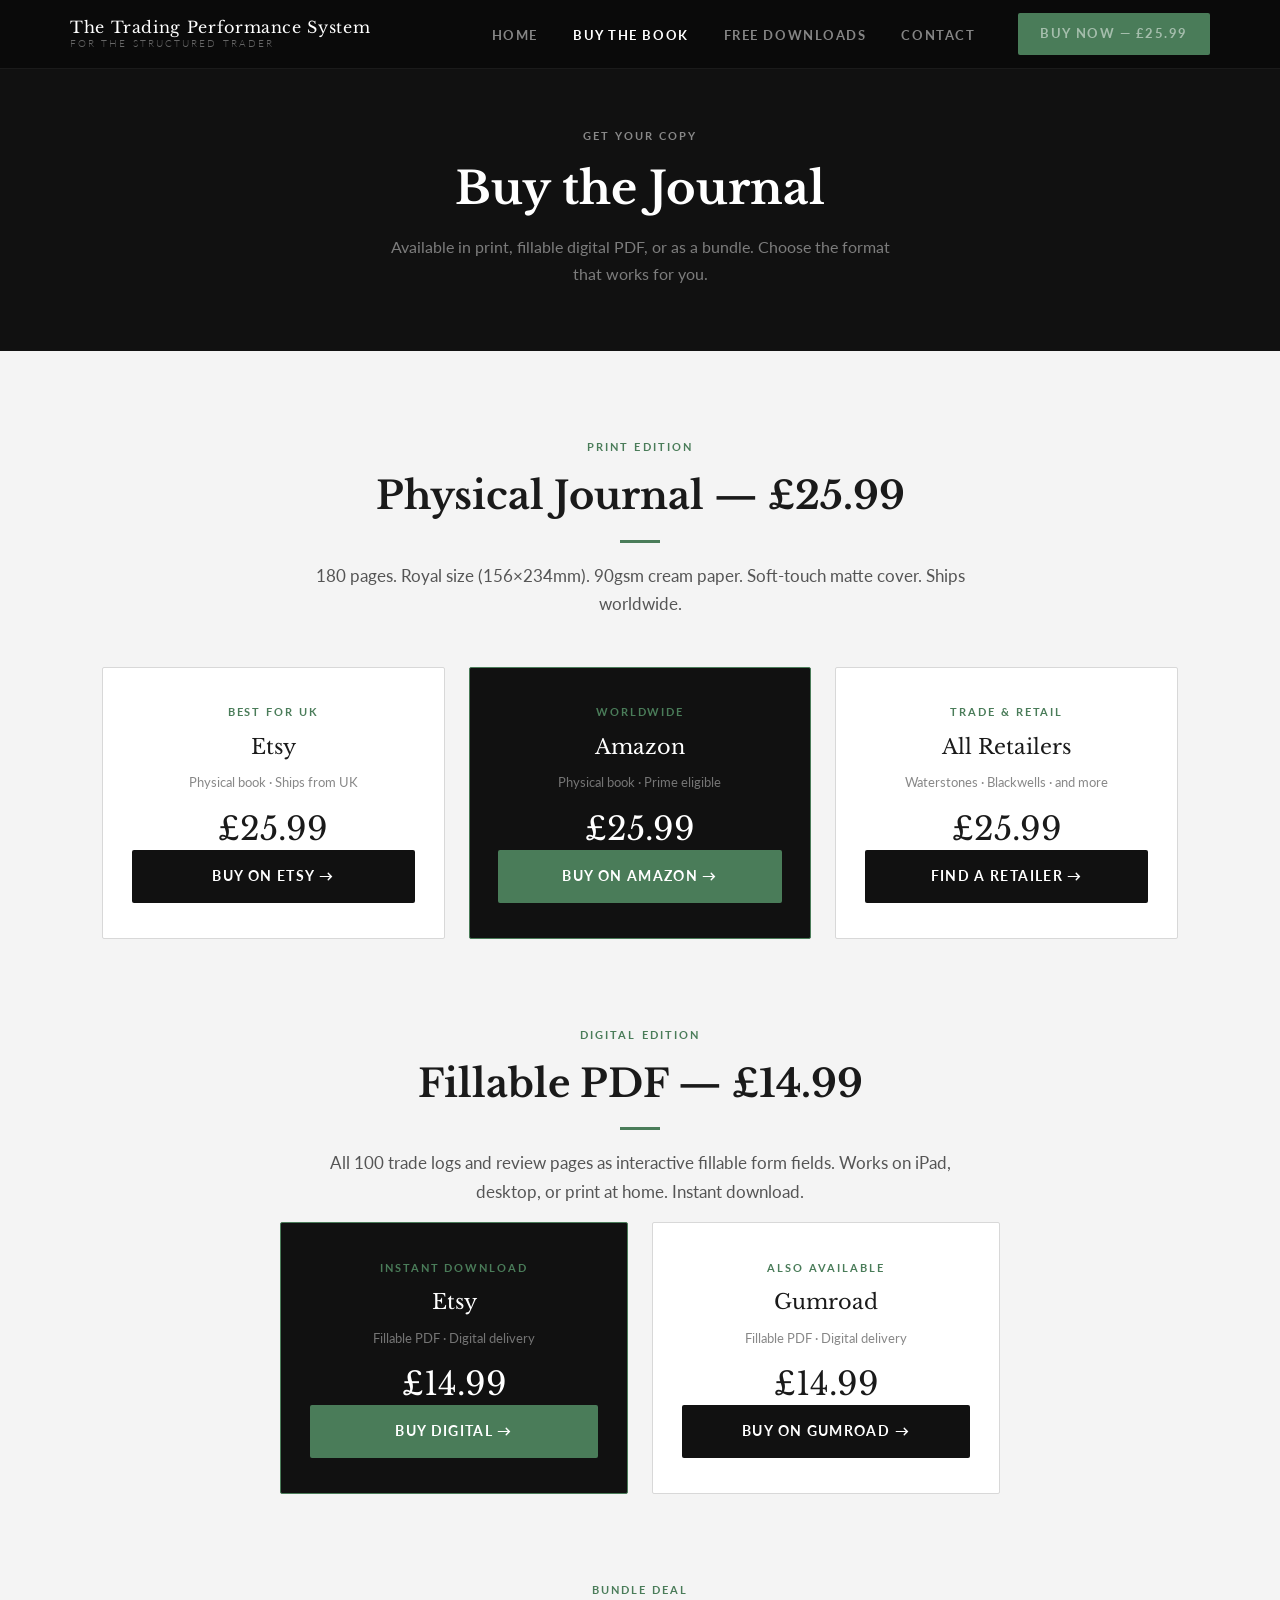
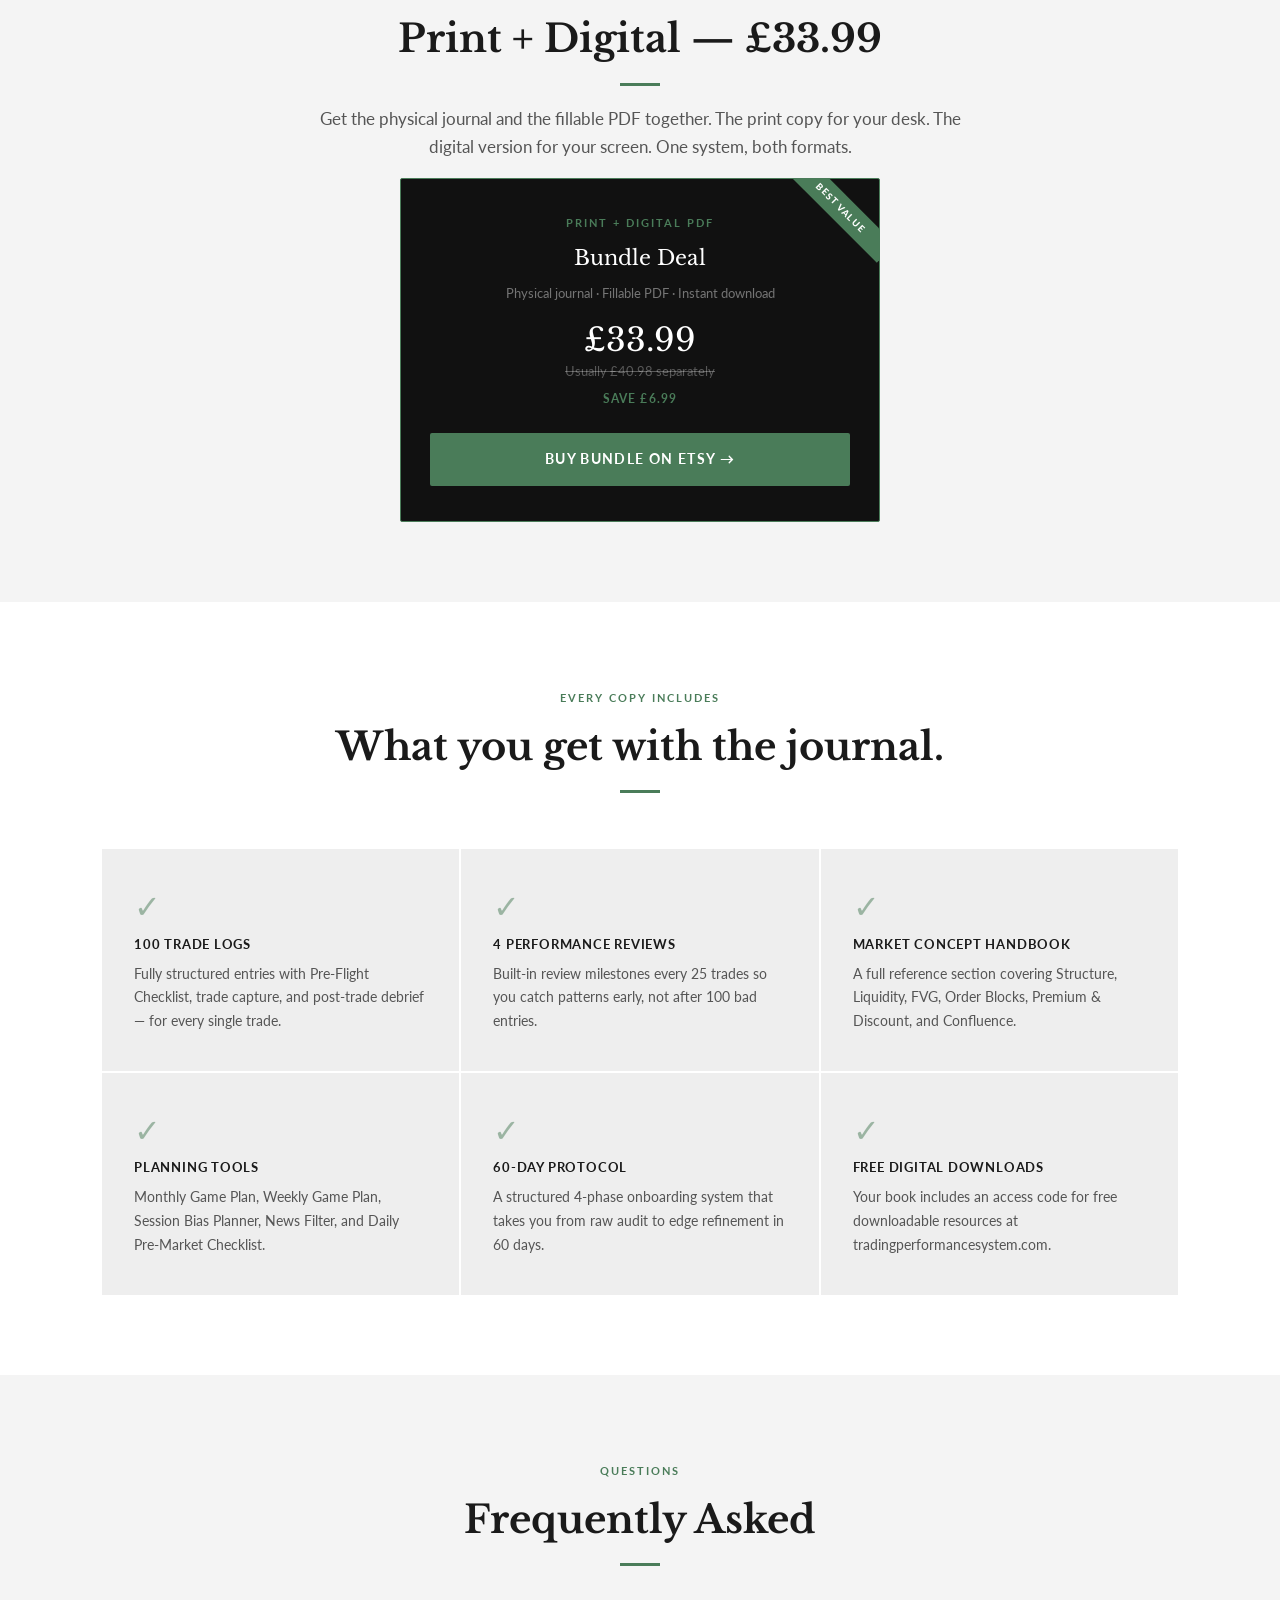
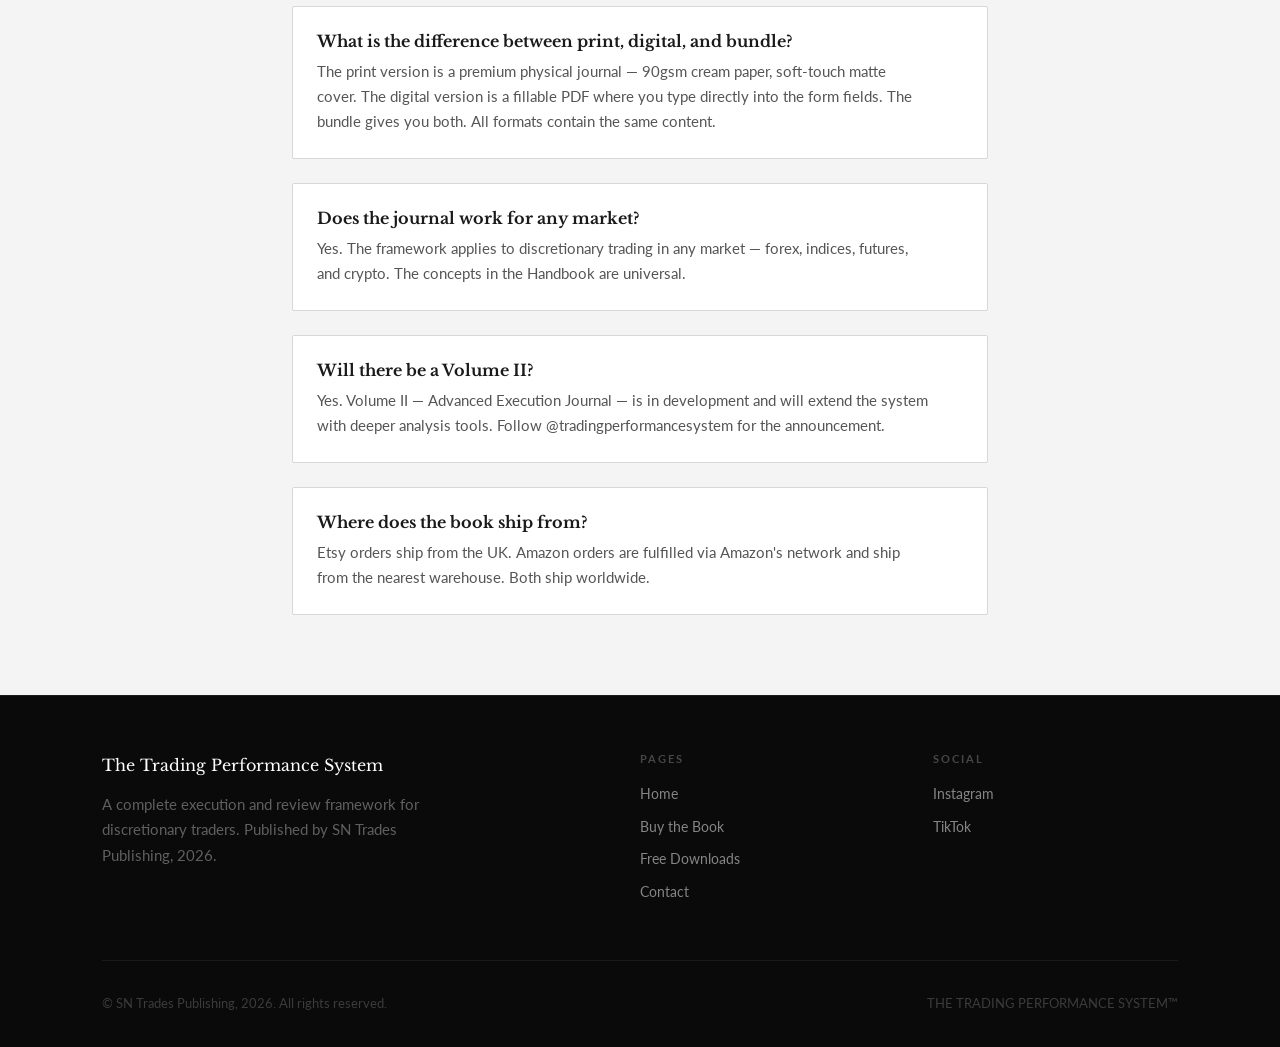
<file: purchase.html>
<!DOCTYPE html>
<html lang="en">
<head>
  <meta charset="UTF-8">
  <meta name="viewport" content="width=device-width, initial-scale=1.0">
  <title>Buy the Book | The Trading Performance System</title>
  <meta name="description" content="Buy The Trading Performance System — Volume I: Core Execution Journal. Available in print, fillable digital PDF, or as a bundle.">
  <link rel="stylesheet" href="style.css">
</head>
<body>

  <nav class="nav">
    <div class="nav__inner">
      <a href="index.html" class="nav__logo">
        The Trading Performance System
        <span>For The Structured Trader</span>
      </a>
      <button class="nav__toggle" id="navToggle" aria-label="Open menu">
        <span></span><span></span><span></span>
      </button>
      <ul class="nav__links" id="navLinks">
        <li><a href="index.html">Home</a></li>
        <li><a href="purchase.html" class="active">Buy the Book</a></li>
        <li><a href="downloads.html">Free Downloads</a></li>
        <li><a href="contact.html">Contact</a></li>
        <li><a href="purchase.html" class="btn btn--primary">Buy Now — £25.99</a></li>
      </ul>
    </div>
  </nav>
  <script>
    document.getElementById('navToggle').addEventListener('click', function() {
      this.classList.toggle('open');
      document.getElementById('navLinks').classList.toggle('open');
    });
  </script>

  <!-- ── PAGE HERO ────────────────────────────────────────── -->
  <div class="page-hero">
    <div class="container">
      <span class="tag tag--light">Get Your Copy</span>
      <h1>Buy the Journal</h1>
      <p>Available in print, fillable digital PDF, or as a bundle. Choose the format that works for you.</p>
    </div>
  </div>

  <!-- ── PRINT EDITION ───────────────────────────────────── -->
  <section class="section section--cream">
    <div class="container">

      <div class="text-center" style="margin-bottom: 1rem;">
        <span class="tag">Print Edition</span>
        <h2>Physical Journal — £25.99</h2>
        <div class="divider"></div>
        <p style="margin: 0 auto 0.5rem;">180 pages. Royal size (156×234mm). 90gsm cream paper. Soft-touch matte cover. Ships worldwide.</p>
      </div>

      <div class="buy-grid">
        <div class="buy-card">
          <div class="buy-card__label">Best for UK</div>
          <div class="buy-card__platform">Etsy</div>
          <div class="buy-card__format">Physical book · Ships from UK</div>
          <div class="buy-card__price">£25.99</div>
          <a href="https://www.etsy.com/uk/shop/TheForexJournal" target="_blank" class="btn btn--dark">Buy on Etsy →</a>
        </div>
        <div class="buy-card buy-card--featured">
          <div class="buy-card__label">Worldwide</div>
          <div class="buy-card__platform">Amazon</div>
          <div class="buy-card__format">Physical book · Prime eligible</div>
          <div class="buy-card__price">£25.99</div>
          <a href="#" target="_blank" class="btn btn--primary">Buy on Amazon →</a>
        </div>
        <div class="buy-card">
          <div class="buy-card__label">Trade & Retail</div>
          <div class="buy-card__platform">All Retailers</div>
          <div class="buy-card__format">Waterstones · Blackwells · and more</div>
          <div class="buy-card__price">£25.99</div>
          <a href="#" class="btn btn--dark">Find a Retailer →</a>
        </div>
      </div>

      <!-- ── DIGITAL EDITION ─────────────────────────────── -->
      <div class="text-center" style="margin-top: 5rem; margin-bottom: 1rem;">
        <span class="tag">Digital Edition</span>
        <h2>Fillable PDF — £14.99</h2>
        <div class="divider"></div>
        <p style="margin: 0 auto 0.5rem;">All 100 trade logs and review pages as interactive fillable form fields. Works on iPad, desktop, or print at home. Instant download.</p>
      </div>

      <div class="buy-grid" style="max-width: 720px; margin: 0 auto; grid-template-columns: 1fr 1fr;">
        <div class="buy-card buy-card--featured">
          <div class="buy-card__label">Instant Download</div>
          <div class="buy-card__platform">Etsy</div>
          <div class="buy-card__format">Fillable PDF · Digital delivery</div>
          <div class="buy-card__price">£14.99</div>
          <a href="https://www.etsy.com/uk/shop/TheForexJournal" target="_blank" class="btn btn--primary">Buy Digital →</a>
        </div>
        <div class="buy-card">
          <div class="buy-card__label">Also Available</div>
          <div class="buy-card__platform">Gumroad</div>
          <div class="buy-card__format">Fillable PDF · Digital delivery</div>
          <div class="buy-card__price">£14.99</div>
          <a href="https://sntradespublishing.gumroad.com/l/sfydwt" target="_blank" class="btn btn--dark">Buy on Gumroad →</a>
        </div>
      </div>

      <!-- ── BUNDLE DEAL ─────────────────────────────────── -->
      <div class="text-center" style="margin-top: 5rem; margin-bottom: 1rem;">
        <span class="tag">Bundle Deal</span>
        <h2>Print + Digital — £33.99</h2>
        <div class="divider"></div>
        <p style="margin: 0 auto 0.5rem;">Get the physical journal and the fillable PDF together. The print copy for your desk. The digital version for your screen. One system, both formats.</p>
      </div>

      <div class="buy-grid" style="max-width: 480px; margin: 0 auto; grid-template-columns: 1fr;">
        <div class="buy-card buy-card--combo">
          <div class="buy-card__label">Print + Digital PDF</div>
          <div class="buy-card__platform">Bundle Deal</div>
          <div class="buy-card__format">Physical journal · Fillable PDF · Instant download</div>
          <div class="buy-card__price">£33.99</div>
          <div class="buy-card__was">Usually £40.98 separately</div>
          <div class="buy-card__save">Save £6.99</div>
          <a href="https://www.etsy.com/uk/shop/TheForexJournal" target="_blank" class="btn btn--primary">Buy Bundle on Etsy →</a>
        </div>
      </div>

    </div>
  </section>

  <!-- ── WHAT'S INCLUDED ───────────────────────────────────── -->
  <section class="section">
    <div class="container">
      <div class="text-center" style="margin-bottom: 3rem;">
        <span class="tag">Every copy includes</span>
        <h2>What you get with the journal.</h2>
        <div class="divider"></div>
      </div>
      <div class="features-grid">
        <div class="feature-card">
          <div class="feature-card__number">✓</div>
          <h3>100 Trade Logs</h3>
          <p>Fully structured entries with Pre-Flight Checklist, trade capture, and post-trade debrief — for every single trade.</p>
        </div>
        <div class="feature-card">
          <div class="feature-card__number">✓</div>
          <h3>4 Performance Reviews</h3>
          <p>Built-in review milestones every 25 trades so you catch patterns early, not after 100 bad entries.</p>
        </div>
        <div class="feature-card">
          <div class="feature-card__number">✓</div>
          <h3>Market Concept Handbook</h3>
          <p>A full reference section covering Structure, Liquidity, FVG, Order Blocks, Premium & Discount, and Confluence.</p>
        </div>
        <div class="feature-card">
          <div class="feature-card__number">✓</div>
          <h3>Planning Tools</h3>
          <p>Monthly Game Plan, Weekly Game Plan, Session Bias Planner, News Filter, and Daily Pre-Market Checklist.</p>
        </div>
        <div class="feature-card">
          <div class="feature-card__number">✓</div>
          <h3>60-Day Protocol</h3>
          <p>A structured 4-phase onboarding system that takes you from raw audit to edge refinement in 60 days.</p>
        </div>
        <div class="feature-card">
          <div class="feature-card__number">✓</div>
          <h3>Free Digital Downloads</h3>
          <p>Your book includes an access code for free downloadable resources at tradingperformancesystem.com.</p>
        </div>
      </div>
    </div>
  </section>

  <!-- ── FAQ ──────────────────────────────────────────────── -->
  <section class="section section--cream">
    <div class="container" style="max-width: 760px;">
      <div class="text-center" style="margin-bottom: 2.5rem;">
        <span class="tag">Questions</span>
        <h2>Frequently Asked</h2>
        <div class="divider"></div>
      </div>
      <div style="display: flex; flex-direction: column; gap: 1.5rem;">
        <div style="padding: 1.5rem; background: white; border: 1.5px solid var(--border); border-radius: 2px;">
          <h3 style="font-size: 1rem; margin-bottom: 0.5rem;">What is the difference between print, digital, and bundle?</h3>
          <p style="font-size: 0.92rem;">The print version is a premium physical journal — 90gsm cream paper, soft-touch matte cover. The digital version is a fillable PDF where you type directly into the form fields. The bundle gives you both. All formats contain the same content.</p>
        </div>
        <div style="padding: 1.5rem; background: white; border: 1.5px solid var(--border); border-radius: 2px;">
          <h3 style="font-size: 1rem; margin-bottom: 0.5rem;">Does the journal work for any market?</h3>
          <p style="font-size: 0.92rem;">Yes. The framework applies to discretionary trading in any market — forex, indices, futures, and crypto. The concepts in the Handbook are universal.</p>
        </div>
        <div style="padding: 1.5rem; background: white; border: 1.5px solid var(--border); border-radius: 2px;">
          <h3 style="font-size: 1rem; margin-bottom: 0.5rem;">Will there be a Volume II?</h3>
          <p style="font-size: 0.92rem;">Yes. Volume II — Advanced Execution Journal — is in development and will extend the system with deeper analysis tools. Follow @tradingperformancesystem for the announcement.</p>
        </div>
        <div style="padding: 1.5rem; background: white; border: 1.5px solid var(--border); border-radius: 2px;">
          <h3 style="font-size: 1rem; margin-bottom: 0.5rem;">Where does the book ship from?</h3>
          <p style="font-size: 0.92rem;">Etsy orders ship from the UK. Amazon orders are fulfilled via Amazon's network and ship from the nearest warehouse. Both ship worldwide.</p>
        </div>
      </div>
    </div>
  </section>

  <!-- ── FOOTER ────────────────────────────────────────────── -->
  <footer class="footer">
    <div class="container">
      <div class="footer__grid">
        <div class="footer__brand">
          <div style="font-family:'Libre Baskerville',serif; color:white; font-size:1rem; margin-bottom:0.4rem;">The Trading Performance System</div>
          <p>A complete execution and review framework for discretionary traders. Published by SN Trades Publishing, 2026.</p>
        </div>
        <div class="footer__col">
          <h4>Pages</h4>
          <a href="index.html">Home</a>
          <a href="purchase.html">Buy the Book</a>
          <a href="downloads.html">Free Downloads</a>
          <a href="contact.html">Contact</a>
        </div>
        <div class="footer__col">
          <h4>Social</h4>
          <a href="https://www.instagram.com/tradingperformancesystem" target="_blank">Instagram</a>
          <a href="https://www.tiktok.com/@tradingperformancesystem" target="_blank">TikTok</a>
        </div>
      </div>
      <div class="footer__bottom">
        <span>© SN Trades Publishing, 2026. All rights reserved.</span>
        <span>THE TRADING PERFORMANCE SYSTEM™</span>
      </div>
    </div>
  </footer>

</body>
</html>
</file>
<file: style.css>
/* ═══════════════════════════════════════════════════════════
   THE TRADING PERFORMANCE SYSTEM — Website Stylesheet
   Fonts: Libre Baskerville (headers) | Lato (body)
   Theme: Black / Grey / White with Green accent
   ═══════════════════════════════════════════════════════════ */

@import url('https://fonts.googleapis.com/css2?family=Libre+Baskerville:ital,wght@0,400;0,700;1,400&family=Lato:wght@300;400;700;900&display=swap');

/* ── CSS VARIABLES ───────────────────────────────────────── */
:root {
  --navy:    #111111;
  --forest:  #1e1e1e;
  --sage:    #4a7c59;
  --cream:   #f4f4f4;
  --white:   #ffffff;
  --grey:    #888888;
  --light:   #eeeeee;
  --border:  #d8d8d8;
  --text:    #1a1a1a;
  --muted:   #555555;
}

/* ── RESET ───────────────────────────────────────────────── */
*, *::before, *::after { box-sizing: border-box; margin: 0; padding: 0; }
html { scroll-behavior: smooth; font-size: 16px; }
body {
  font-family: 'Lato', sans-serif;
  font-weight: 400;
  color: var(--text);
  background: var(--white);
  line-height: 1.7;
}
img { max-width: 100%; height: auto; display: block; }
a { color: inherit; text-decoration: none; }

/* ── TYPOGRAPHY ──────────────────────────────────────────── */
h1, h2, h3, h4 {
  font-family: 'Libre Baskerville', serif;
  line-height: 1.25;
  color: var(--text);
}
h1 { font-size: clamp(2rem, 5vw, 3.5rem); }
h2 { font-size: clamp(1.6rem, 3.5vw, 2.4rem); }
h3 { font-size: clamp(1.2rem, 2.5vw, 1.6rem); }
p  { font-size: 1.05rem; color: var(--muted); max-width: 68ch; }

/* ── UTILITIES ───────────────────────────────────────────── */
.container   { max-width: 1140px; margin: 0 auto; padding: 0 2rem; }
.section     { padding: 80px 0; }
.section--dark   { background: var(--navy); }
.section--cream  { background: var(--cream); }
.section--forest { background: var(--forest); }
.text-center { text-align: center; }
.text-white  { color: var(--white) !important; }
.text-white p{ color: rgba(255,255,255,0.78) !important; }
.tag {
  display: inline-block;
  font-family: 'Lato', sans-serif;
  font-size: 0.7rem;
  font-weight: 700;
  letter-spacing: 0.18em;
  text-transform: uppercase;
  color: var(--sage);
  margin-bottom: 1rem;
}
.tag--light { color: rgba(255,255,255,0.5); }
.divider {
  width: 40px;
  height: 3px;
  background: var(--sage);
  margin: 1.2rem auto;
}
.divider--left { margin-left: 0; }

/* ── BUTTONS ─────────────────────────────────────────────── */
.btn {
  display: inline-block;
  font-family: 'Lato', sans-serif;
  font-size: 0.85rem;
  font-weight: 700;
  letter-spacing: 0.1em;
  text-transform: uppercase;
  padding: 15px 34px;
  border-radius: 2px;
  transition: all 0.22s ease;
  cursor: pointer;
  border: none;
}
.btn--primary { background: var(--sage); color: var(--white); }
.btn--primary:hover { background: #3a6347; }
.btn--outline {
  background: transparent;
  color: var(--white);
  border: 1.5px solid rgba(255,255,255,0.45);
}
.btn--outline:hover { background: rgba(255,255,255,0.07); border-color: var(--white); }
.btn--dark { background: #111111; color: var(--white); }
.btn--dark:hover { background: #000000; }
.btn--large { padding: 18px 44px; font-size: 0.9rem; }

/* ── NAVIGATION ──────────────────────────────────────────── */
.nav {
  position: fixed;
  top: 0; left: 0; right: 0;
  z-index: 100;
  background: #0a0a0a;
  border-bottom: 1px solid rgba(255,255,255,0.07);
  padding: 0 2rem;
}
.nav__inner {
  max-width: 1140px;
  margin: 0 auto;
  height: 68px;
  display: flex;
  align-items: center;
  justify-content: space-between;
}
.nav__logo {
  font-family: 'Libre Baskerville', serif;
  font-size: 1rem;
  color: var(--white);
  letter-spacing: 0.04em;
  line-height: 1.2;
}
.nav__logo span {
  display: block;
  font-family: 'Lato', sans-serif;
  font-size: 0.65rem;
  font-weight: 300;
  letter-spacing: 0.2em;
  text-transform: uppercase;
  color: rgba(255,255,255,0.38);
}
.nav__links {
  display: flex;
  gap: 2.2rem;
  list-style: none;
  align-items: center;
}
.nav__links a {
  font-family: 'Lato', sans-serif;
  font-size: 0.8rem;
  font-weight: 700;
  letter-spacing: 0.12em;
  text-transform: uppercase;
  color: rgba(255,255,255,0.5);
  transition: color 0.2s;
}
.nav__links a:hover,
.nav__links a.active { color: var(--white); }
.nav__links .btn { margin-left: 0.5rem; padding: 10px 22px; }

/* ── FOOTER ──────────────────────────────────────────────── */
.footer {
  background: #0a0a0a;
  padding: 56px 0 32px;
  border-top: 1px solid rgba(255,255,255,0.07);
}
.footer__grid {
  display: grid;
  grid-template-columns: 2fr 1fr 1fr;
  gap: 3rem;
  padding-bottom: 3rem;
  border-bottom: 1px solid rgba(255,255,255,0.07);
  margin-bottom: 2rem;
}
.footer__brand p {
  font-size: 0.92rem;
  color: rgba(255,255,255,0.35);
  max-width: 36ch;
  margin-top: 0.8rem;
}
.footer__col h4 {
  font-family: 'Lato', sans-serif;
  font-size: 0.7rem;
  font-weight: 700;
  letter-spacing: 0.18em;
  text-transform: uppercase;
  color: rgba(255,255,255,0.25);
  margin-bottom: 1rem;
}
.footer__col a {
  display: block;
  font-size: 0.9rem;
  color: rgba(255,255,255,0.5);
  margin-bottom: 0.5rem;
  transition: color 0.2s;
}
.footer__col a:hover { color: var(--white); }
.footer__bottom {
  display: flex;
  justify-content: space-between;
  align-items: center;
  font-size: 0.8rem;
  color: rgba(255,255,255,0.2);
}

/* ── HERO ────────────────────────────────────────────────── */
.hero {
  min-height: 100vh;
  background: #111111;
  display: flex;
  align-items: center;
  padding-top: 68px;
  position: relative;
  overflow: hidden;
}
.hero::before {
  content: '';
  position: absolute;
  inset: 0;
  background: radial-gradient(ellipse at 72% 50%, rgba(74,124,89,0.1) 0%, transparent 65%);
  pointer-events: none;
}
.hero__inner {
  display: grid;
  grid-template-columns: 1fr 1fr;
  gap: 5rem;
  align-items: center;
  padding: 80px 0;
}
.hero__eyebrow {
  font-family: 'Lato', sans-serif;
  font-size: 0.72rem;
  font-weight: 700;
  letter-spacing: 0.22em;
  text-transform: uppercase;
  color: var(--sage);
  margin-bottom: 1.2rem;
}
.hero__title {
  font-family: 'Libre Baskerville', serif;
  font-size: clamp(2.2rem, 4.5vw, 3.8rem);
  color: var(--white);
  line-height: 1.15;
  margin-bottom: 0.6rem;
}
.hero__title em {
  font-style: italic;
  color: rgba(255,255,255,0.48);
  font-size: 0.65em;
  display: block;
  margin-top: 0.3rem;
}
.hero__tagline {
  font-family: 'Lato', sans-serif;
  font-size: 1.05rem;
  font-weight: 300;
  letter-spacing: 0.12em;
  text-transform: uppercase;
  color: rgba(255,255,255,0.35);
  margin-bottom: 1.8rem;
}
.hero__body {
  color: rgba(255,255,255,0.6) !important;
  font-size: 1.05rem;
  margin-bottom: 2.2rem;
  max-width: 48ch;
}
.hero__actions { display: flex; gap: 1rem; flex-wrap: wrap; align-items: center; }
.hero__stats {
  display: flex;
  gap: 2.5rem;
  margin-top: 3rem;
  padding-top: 2rem;
  border-top: 1px solid rgba(255,255,255,0.07);
}
.hero__stat-value {
  font-family: 'Libre Baskerville', serif;
  font-size: 1.8rem;
  color: var(--white);
  line-height: 1;
}
.hero__stat-label {
  font-size: 0.75rem;
  font-weight: 700;
  letter-spacing: 0.1em;
  text-transform: uppercase;
  color: rgba(255,255,255,0.28);
  margin-top: 0.3rem;
}
.hero__book {
  position: relative;
  display: flex;
  justify-content: center;
  align-items: center;
}

/* ── BOOK COVER IMAGE ────────────────────────────────────── */
.book-cover-wrap {
  position: relative;
  display: inline-block;
}
.book-cover-img {
  width: 300px;
  height: auto;
  display: block;
  border-radius: 3px 10px 10px 3px;
  box-shadow:
    -5px 0 10px rgba(0,0,0,0.6),
    0 24px 64px rgba(0,0,0,0.7);
}
.book-cover-wrap::before {
  content: '';
  position: absolute;
  left: 0; top: 0; bottom: 0;
  width: 10px;
  background: linear-gradient(to right, #000000, #2a2a2a);
  border-radius: 3px 0 0 3px;
  z-index: 1;
}

/* ── FEATURES / WHAT'S INSIDE ────────────────────────────── */
.features-grid {
  display: grid;
  grid-template-columns: repeat(3, 1fr);
  gap: 2px;
  margin-top: 3.5rem;
}
.feature-card {
  background: var(--light);
  padding: 2.4rem 2rem;
  border-top: 3px solid transparent;
  transition: border-color 0.2s, transform 0.2s;
}
.feature-card:hover { border-top-color: var(--sage); transform: translateY(-2px); }
.feature-card__number {
  font-family: 'Libre Baskerville', serif;
  font-size: 2rem;
  color: var(--sage);
  opacity: 0.5;
  line-height: 1;
  margin-bottom: 0.8rem;
}
.feature-card h3 {
  margin-bottom: 0.6rem;
  font-family: 'Lato', sans-serif;
  font-weight: 700;
  letter-spacing: 0.06em;
  text-transform: uppercase;
  font-size: 0.82rem;
}
.feature-card p { font-size: 0.9rem; line-height: 1.65; max-width: 100%; }

/* ── ABOUT STRIP ─────────────────────────────────────────── */
.about-strip {
  max-width: 720px;
  margin: 0 auto;
  text-align: center;
}
.about-strip h2 { color: var(--white); margin-bottom: 1rem; }
.about-strip p {
  color: rgba(255,255,255,0.55) !important;
  margin: 0 auto 1.2rem;
}

/* ── QUOTE BLOCK ─────────────────────────────────────────── */
.quote-block {
  text-align: center;
  max-width: 720px;
  margin: 0 auto;
}
.quote-block blockquote {
  font-family: 'Libre Baskerville', serif;
  font-size: clamp(1.3rem, 2.5vw, 1.85rem);
  font-style: italic;
  color: var(--white);
  line-height: 1.55;
  margin-bottom: 1.5rem;
}
.quote-block cite {
  font-family: 'Lato', sans-serif;
  font-size: 0.78rem;
  font-weight: 700;
  letter-spacing: 0.14em;
  text-transform: uppercase;
  color: rgba(255,255,255,0.32);
  font-style: normal;
}

/* ── BUY SECTION ─────────────────────────────────────────── */
.buy-grid {
  display: grid;
  grid-template-columns: repeat(3, 1fr);
  gap: 1.5rem;
  margin-top: 3rem;
}
.buy-card {
  background: var(--white);
  border: 1.5px solid var(--border);
  border-radius: 2px;
  padding: 2.2rem 1.8rem;
  text-align: center;
  transition: box-shadow 0.2s, border-color 0.2s;
}
.buy-card:hover { border-color: var(--sage); box-shadow: 0 8px 32px rgba(0,0,0,0.08); }
.buy-card--featured {
  border-color: var(--sage);
  background: #111111;
  color: var(--white);
}
.buy-card--combo {
  border-color: var(--sage);
  background: #111111;
  color: var(--white);
  position: relative;
  overflow: hidden;
}
.buy-card--combo::before {
  content: 'BEST VALUE';
  position: absolute;
  top: 16px; right: -26px;
  background: var(--sage);
  color: white;
  font-family: 'Lato', sans-serif;
  font-size: 0.58rem;
  font-weight: 900;
  letter-spacing: 0.15em;
  padding: 5px 32px;
  transform: rotate(45deg);
}
.buy-card__label {
  font-family: 'Lato', sans-serif;
  font-size: 0.68rem;
  font-weight: 700;
  letter-spacing: 0.18em;
  text-transform: uppercase;
  color: var(--sage);
  margin-bottom: 0.5rem;
}
.buy-card__platform {
  font-family: 'Libre Baskerville', serif;
  font-size: 1.3rem;
  color: var(--text);
  margin-bottom: 0.4rem;
}
.buy-card--featured .buy-card__platform,
.buy-card--combo .buy-card__platform { color: var(--white); }
.buy-card__format {
  font-size: 0.82rem;
  color: var(--grey);
  margin-bottom: 1.2rem;
}
.buy-card--featured .buy-card__format,
.buy-card--combo .buy-card__format { color: rgba(255,255,255,0.42); }
.buy-card__price {
  font-family: 'Libre Baskerville', serif;
  font-size: 2rem;
  color: var(--text);
  line-height: 1;
  margin-bottom: 0.3rem;
}
.buy-card--featured .buy-card__price,
.buy-card--combo .buy-card__price { color: var(--white); }
.buy-card__was {
  font-size: 0.8rem;
  color: rgba(255,255,255,0.3);
  text-decoration: line-through;
  margin-bottom: 0.4rem;
}
.buy-card__save {
  font-size: 0.74rem;
  font-weight: 700;
  color: var(--sage);
  letter-spacing: 0.1em;
  text-transform: uppercase;
  margin-bottom: 1.5rem;
}
.buy-card .btn { width: 100%; text-align: center; }

/* ── DOWNLOADS PAGE ──────────────────────────────────────── */
.access-box {
  max-width: 560px;
  margin: 0 auto;
  background: var(--white);
  border: 1.5px solid var(--border);
  border-radius: 2px;
  padding: 3rem;
  text-align: center;
  box-shadow: 0 4px 32px rgba(0,0,0,0.05);
}
.access-box h2 { font-size: 1.7rem; margin-bottom: 0.5rem; }
.access-box p { max-width: 100%; font-size: 0.95rem; margin: 0.5rem auto 2rem; }
.access-form { display: flex; gap: 0.6rem; }
.access-form input {
  flex: 1;
  font-family: 'Lato', sans-serif;
  font-size: 1rem;
  padding: 14px 18px;
  border: 1.5px solid var(--border);
  border-radius: 2px;
  outline: none;
  letter-spacing: 0.15em;
  text-transform: uppercase;
  transition: border-color 0.2s;
}
.access-form input:focus { border-color: var(--sage); }
.access-form input::placeholder { letter-spacing: 0.05em; text-transform: none; color: #aaa; }
.downloads-grid {
  display: none;
  grid-template-columns: repeat(2, 1fr);
  gap: 1.5rem;
  margin-top: 3rem;
}
.downloads-grid.visible { display: grid; }
.download-card {
  background: var(--white);
  border: 1.5px solid var(--border);
  border-radius: 2px;
  padding: 1.8rem;
  display: flex;
  gap: 1.2rem;
  align-items: flex-start;
  transition: border-color 0.2s;
}
.download-card:hover { border-color: var(--sage); }
.download-card__icon {
  width: 40px; height: 40px;
  background: var(--light);
  border-radius: 2px;
  display: flex; align-items: center; justify-content: center;
  font-size: 1.1rem; flex-shrink: 0;
}
.download-card h3 { font-size: 0.95rem; margin-bottom: 0.3rem; }
.download-card p { font-size: 0.84rem; margin-bottom: 0.8rem; max-width: 100%; }
.download-card a {
  font-family: 'Lato', sans-serif;
  font-size: 0.75rem; font-weight: 700;
  letter-spacing: 0.1em; text-transform: uppercase;
  color: var(--sage);
  border-bottom: 1px solid var(--sage);
  padding-bottom: 1px;
}

/* ── CONTACT PAGE ────────────────────────────────────────── */
.contact-grid {
  display: grid;
  grid-template-columns: 1.6fr 1fr;
  gap: 5rem;
  align-items: start;
}
.contact-form { display: flex; flex-direction: column; gap: 1.2rem; }
.form-group label {
  display: block;
  font-family: 'Lato', sans-serif;
  font-size: 0.75rem; font-weight: 700;
  letter-spacing: 0.12em; text-transform: uppercase;
  color: var(--muted); margin-bottom: 0.5rem;
}
.form-group input,
.form-group select,
.form-group textarea {
  width: 100%;
  font-family: 'Lato', sans-serif;
  font-size: 0.97rem;
  padding: 13px 16px;
  border: 1.5px solid var(--border);
  border-radius: 2px; outline: none;
  transition: border-color 0.2s;
  background: var(--white); color: var(--text);
}
.form-group input:focus,
.form-group select:focus,
.form-group textarea:focus { border-color: var(--sage); }
.form-group textarea { height: 140px; resize: vertical; }

/* ── CONTACT DETAIL BLOCKS ───────────────────────────────── */
.contact-detail { margin-bottom: 1.5rem; }
.contact-detail__label {
  font-family: 'Lato', sans-serif;
  font-size: 0.72rem; font-weight: 700;
  letter-spacing: 0.13em; text-transform: uppercase;
  color: var(--grey); margin-bottom: 0.3rem;
}
.contact-detail__value {
  font-size: 1rem; color: var(--text);
  display: flex; flex-direction: column; gap: 0.3rem;
}
.contact-social-link {
  display: block; font-size: 0.9rem;
  color: var(--sage) !important; transition: opacity 0.2s;
}
.contact-social-link:hover { opacity: 0.72; }

/* ── FORM ROW ────────────────────────────────────────────── */
.form-row { display: grid; grid-template-columns: 1fr 1fr; gap: 1.2rem; }

/* ── PAGE HERO (inner pages) ─────────────────────────────── */
.page-hero {
  background: #111111;
  padding: 120px 0 64px;
  text-align: center;
}
.page-hero h1 { color: var(--white); font-size: clamp(1.8rem, 4vw, 2.8rem); }
.page-hero p {
  color: rgba(255,255,255,0.45);
  max-width: 56ch; margin: 1rem auto 0; font-size: 1rem;
}

/* ── SOCIAL STRIP ────────────────────────────────────────── */
.social-strip { display: flex; gap: 1.2rem; margin-top: 1.5rem; justify-content: center; }
.social-link {
  display: flex; align-items: center; gap: 0.5rem;
  font-family: 'Lato', sans-serif;
  font-size: 0.78rem; font-weight: 700;
  letter-spacing: 0.1em; text-transform: uppercase;
  color: rgba(255,255,255,0.42); transition: color 0.2s;
}
.social-link:hover { color: var(--white); }

/* ── HAMBURGER MENU ──────────────────────────────────────── */
.nav__toggle {
  display: none;
  flex-direction: column;
  gap: 5px;
  cursor: pointer;
  background: none;
  border: none;
  padding: 6px 4px;
  z-index: 200;
}
.nav__toggle span {
  display: block;
  width: 24px;
  height: 2px;
  background: rgba(255,255,255,0.85);
  border-radius: 2px;
  transition: all 0.28s ease;
  transform-origin: center;
}
.nav__toggle.open span:nth-child(1) { transform: translateY(7px) rotate(45deg); }
.nav__toggle.open span:nth-child(2) { opacity: 0; transform: scaleX(0); }
.nav__toggle.open span:nth-child(3) { transform: translateY(-7px) rotate(-45deg); }

/* ── RESPONSIVE ──────────────────────────────────────────── */
@media (max-width: 900px) {

  /* Nav */
  .nav__toggle { display: flex; }
  .nav__links {
    display: none;
    position: absolute;
    top: 68px;
    left: 0; right: 0;
    background: #0a0a0a;
    flex-direction: column;
    padding: 0.5rem 1.5rem 1.5rem;
    gap: 0;
    border-bottom: 1px solid rgba(255,255,255,0.08);
    z-index: 150;
  }
  .nav__links.open { display: flex; }
  .nav__links li { border-bottom: 1px solid rgba(255,255,255,0.06); }
  .nav__links li:last-child { border-bottom: none; }
  .nav__links a {
    padding: 1rem 0;
    display: block;
    font-size: 0.85rem;
  }
  .nav__links .btn {
    margin: 1rem 0 0.5rem;
    width: 100%;
    text-align: center;
    display: block;
  }

  /* Hero */
  .hero__inner { grid-template-columns: 1fr; text-align: center; gap: 2.5rem; }
  .hero__book { order: -1; }
  .hero__body { margin: 0 auto 2rem; }
  .hero__actions { justify-content: center; }
  .hero__stats { justify-content: center; gap: 1.5rem; }
  .hero__eyebrow { text-align: center; }

  /* Book cover */
  .book-cover-img { width: 220px; }
  .book-cover-wrap { margin: 0 auto; }

  /* Grids */
  .features-grid { grid-template-columns: repeat(2, 1fr); }
  .features-grid.preflight-grid { grid-template-columns: repeat(3, 1fr) !important; }
  .buy-grid { grid-template-columns: 1fr; max-width: 420px; margin: 3rem auto 0; }
  .footer__grid { grid-template-columns: 1fr; gap: 2rem; }
  .contact-grid { grid-template-columns: 1fr; gap: 3rem; }
  .downloads-grid { grid-template-columns: 1fr; }

  /* About */
  .about-strip { padding: 0 1rem; }

  /* Page hero */
  .page-hero { padding: 100px 0 48px; }
}

@media (max-width: 600px) {
  .section { padding: 48px 0; }
  .container { padding: 0 1.2rem; }

  /* Typography */
  h1 { font-size: 2rem; }
  h2 { font-size: 1.55rem; }

  /* Hero */
  .hero__inner { padding: 48px 0 40px; }
  .hero__stats { flex-wrap: wrap; gap: 1.2rem; }
  .hero__stat-value { font-size: 1.5rem; }
  .book-cover-img { width: 190px; }

  /* Grids */
  .features-grid { grid-template-columns: 1fr; }
  .features-grid.preflight-grid { grid-template-columns: repeat(2, 1fr) !important; }
  .buy-grid { max-width: 100%; }

  /* Forms */
  .access-form { flex-direction: column; }
  .form-row { grid-template-columns: 1fr; }
  .btn--large { padding: 16px 28px; font-size: 0.85rem; width: 100%; text-align: center; }

  /* Footer */
  .footer__bottom { flex-direction: column; gap: 0.5rem; text-align: center; }
  .footer__grid { gap: 1.5rem; }

  /* Quote */
  .quote-block blockquote { font-size: 1.3rem; }

  /* Social strip */
  .social-strip { flex-direction: column; gap: 0.8rem; align-items: center; }

  /* Buy cards */
  .buy-card { padding: 1.8rem 1.4rem; }
  .buy-card__price { font-size: 1.6rem; }

  /* Page hero */
  .page-hero { padding: 90px 0 40px; }
  .page-hero h1 { font-size: 2rem; }
}
</file>
